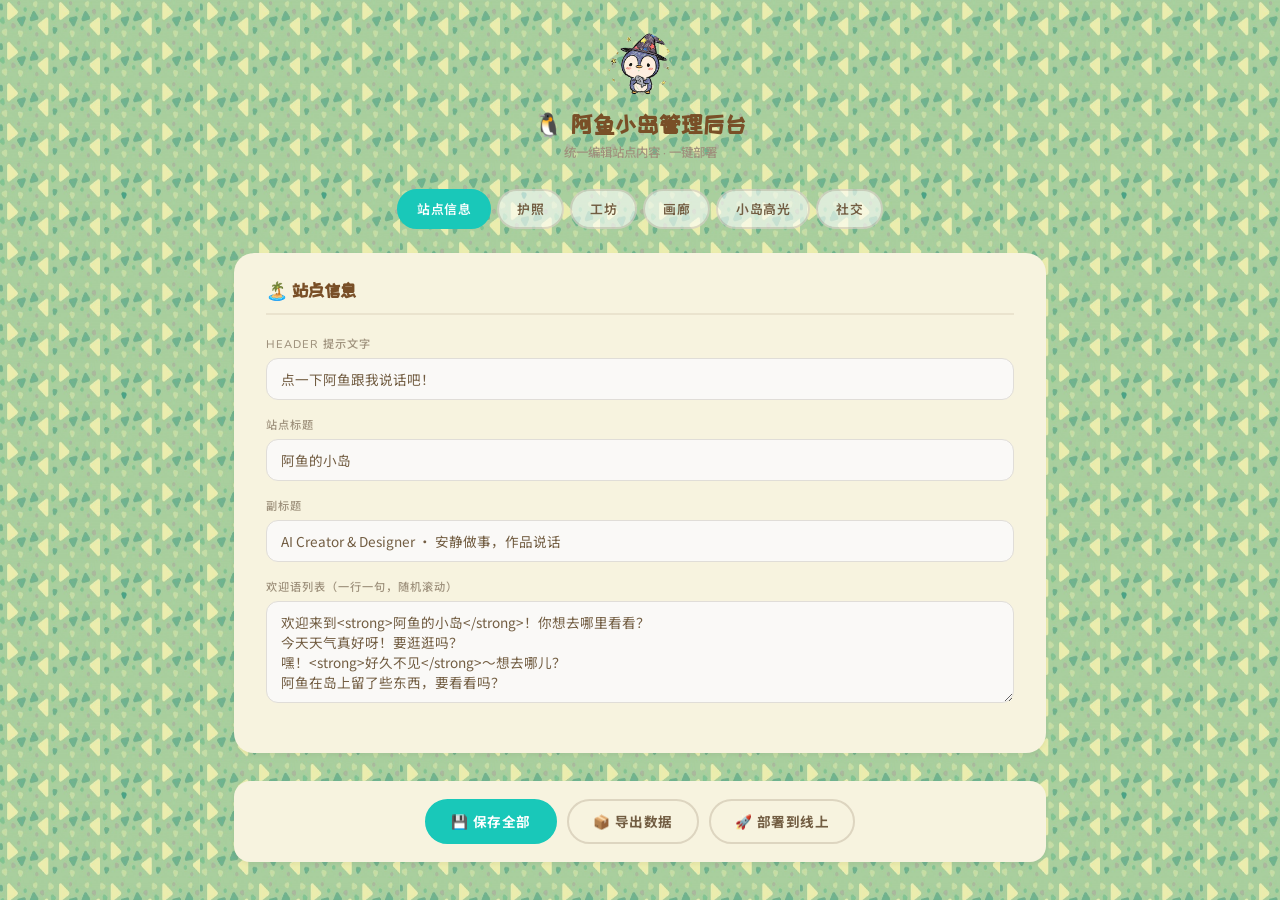
<file: admin.html>
<!DOCTYPE html>
<html lang="zh-CN">
<head>
<meta charset="UTF-8">
<meta name="viewport" content="width=device-width, initial-scale=1.0">
<title>阿鱼小岛管理后台</title>
<style>
@import url('https://fonts.googleapis.com/css2?family=Nunito:wght@400;500;600;700;800;900&family=Noto+Sans+SC:wght@400;500;700&family=ZCOOL+KuaiLe&display=swap');

* { margin:0; padding:0; box-sizing:border-box; }

:root {
  --bg-card: rgb(247, 243, 223);
  --text-body: #725d42;
  --text-header: #794f27;
  --text-muted: #9f927d;
  --border: #c4b89e;
  --accent-teal: #19c8b9;
  --accent-teal-hover: #3dd4c6;
  --shadow: 0 2px 4px 0 rgba(61, 52, 40, 0.06);
  --shadow-hover: 0 3px 10px 0 rgba(61, 52, 40, 0.10);
}

body {
  font-family: Nunito, 'Noto Sans SC', sans-serif;
  background: url('bg-leaf.jpg') repeat;
  background-size: 200px 200px;
  color: var(--text-body);
  min-height: 100vh;
  font-weight: 500;
}

.admin-container {
  max-width: 860px;
  margin: 0 auto;
  padding: 32px 24px;
}

/* Header */
.admin-header {
  text-align: center;
  margin-bottom: 28px;
}

.admin-header img {
  width: 64px; height: 64px;
  border-radius: 50%;
  margin-bottom: 10px;
}

.admin-header h1 {
  font-family: 'ZCOOL KuaiLe', 'Noto Sans SC', cursive;
  font-size: 1.45rem;
  color: var(--text-header);
  letter-spacing: 1px;
}

.admin-header p {
  font-size: 0.78rem;
  color: var(--text-muted);
  margin-top: 4px;
}

/* === Tabs === */
.tab-bar {
  display: flex;
  flex-wrap: wrap;
  gap: 6px;
  margin-bottom: 24px;
  justify-content: center;
}

.tab-btn {
  font-family: Nunito, 'Noto Sans SC', sans-serif;
  font-size: 0.8rem;
  font-weight: 600;
  padding: 8px 18px;
  border-radius: 50px;
  border: 2px solid rgba(114,93,66,0.2);
  background: rgba(255,255,255,0.6);
  color: var(--text-body);
  cursor: pointer;
  transition: all 0.2s;
  white-space: nowrap;
  letter-spacing: 0.5px;
}

.tab-btn:hover {
  border-color: rgba(114,93,66,0.4);
  background: rgba(255,255,255,0.85);
}

.tab-btn.active {
  background: var(--accent-teal);
  border-color: var(--accent-teal);
  color: #fff;
}

/* === Tab content === */
.tab-content { display: none; }
.tab-content.active { display: block; }

/* Image upload preview */
.img-upload-area {
  display: flex; gap: 12px; align-items: flex-start;
}
.img-upload-area input[type="file"] {
  flex: 1;
}
.img-preview {
  width: 120px; height: 90px;
  border-radius: 10px;
  border: 1.5px dashed #c4b89e;
  background: #f8f6f0;
  display: flex; align-items: center; justify-content: center;
  overflow: hidden;
  flex-shrink: 0;
  font-size: 0.7rem; color: var(--text-muted);
}
.img-preview img {
  width: 100%; height: 100%;
  object-fit: cover;
}
.img-preview.has-img {
  border-style: solid;
  border-color: var(--accent-teal);
}
.extra-images-list {
  display: flex; flex-wrap: wrap; gap: 8px;
  margin-top: 8px;
}
.extra-image-item {
  position: relative;
  width: 80px; height: 60px;
  border-radius: 8px;
  overflow: hidden;
  border: 1.5px solid #c4b89e;
}
.extra-image-item img {
  width: 100%; height: 100%; object-fit: cover;
}
.extra-image-item .remove-extra {
  position: absolute; top: 2px; right: 2px;
  width: 18px; height: 18px;
  border-radius: 50%;
  background: rgba(220,80,80,0.85);
  color: #fff;
  border: none;
  font-size: 10px;
  cursor: pointer;
  line-height: 18px;
  text-align: center;
}
.add-extra-btn {
  width: 80px; height: 60px;
  border-radius: 8px;
  border: 1.5px dashed #c4b89e;
  background: #f8f6f0;
  color: var(--text-muted);
  font-size: 1.2rem;
  cursor: pointer;
  display: flex; align-items: center; justify-content: center;
}
.add-extra-btn:hover { border-color: var(--accent-teal); color: var(--accent-teal); }

/* Form card */
.form-card {
  background: var(--bg-card);
  border-radius: 20px;
  box-shadow: var(--shadow);
  padding: 28px 32px;
  margin-bottom: 20px;
}

.form-card h2 {
  font-family: 'ZCOOL KuaiLe', 'Noto Sans SC', cursive;
  font-size: 1.1rem;
  color: var(--text-header);
  margin-bottom: 20px;
  padding-bottom: 12px;
  border-bottom: 2px solid rgba(114,93,66,0.1);
}

.form-group {
  margin-bottom: 16px;
}

.form-group label {
  display: block;
  font-size: 0.7rem;
  color: var(--text-muted);
  letter-spacing: 1px;
  text-transform: uppercase;
  margin-bottom: 6px;
}

.form-group input,
.form-group textarea,
.form-group select {
  width: 100%;
  padding: 10px 14px;
  border: 1.5px solid #e0ddd8;
  border-radius: 12px;
  font-family: 'Noto Sans SC', sans-serif;
  font-size: 0.85rem;
  color: var(--text-body);
  background: #faf9f7;
  outline: none;
  transition: border-color 0.2s;
  resize: vertical;
}

.form-group input:focus,
.form-group textarea:focus,
.form-group select:focus {
  border-color: var(--accent-teal);
}

.form-row {
  display: flex;
  gap: 16px;
}

.form-row .form-group {
  flex: 1;
}

/* Tag input (for gallery) */
.tag-input-container {
  display: flex;
  flex-wrap: wrap;
  gap: 6px;
  padding: 8px 10px;
  border: 1.5px solid #e0ddd8;
  border-radius: 12px;
  background: #faf9f7;
  min-height: 44px;
  align-items: center;
}

.tag-input-container input {
  border: none;
  background: transparent;
  flex: 1;
  min-width: 100px;
  padding: 4px 8px;
  font-size: 0.8rem;
}

.tag-badge {
  display: inline-flex;
  align-items: center;
  gap: 4px;
  padding: 4px 10px;
  border-radius: 999px;
  background: var(--accent-teal);
  color: #fff;
  font-size: 0.72rem;
  font-weight: 600;
}

.tag-badge .tag-remove {
  cursor: pointer;
  opacity: 0.7;
  font-size: 0.9rem;
}

.tag-badge .tag-remove:hover { opacity: 1; }

/* Buttons */
.btn-row {
  display: flex;
  gap: 10px;
  justify-content: flex-end;
  margin-top: 20px;
}

.btn {
  font-family: Nunito, 'Noto Sans SC', sans-serif;
  font-size: 0.82rem;
  font-weight: 700;
  padding: 9px 22px;
  border-radius: 50px;
  border: 2px solid rgba(114,93,66,0.2);
  background: transparent;
  color: var(--text-body);
  cursor: pointer;
  transition: all 0.2s;
  letter-spacing: 0.5px;
}

.btn:hover {
  border-color: rgba(114,93,66,0.4);
  background: rgba(114,93,66,0.06);
}

.btn-primary {
  background: var(--accent-teal);
  border-color: var(--accent-teal);
  color: #fff;
}

.btn-primary:hover {
  background: #15b0a3;
  border-color: #15b0a3;
}

.btn-danger {
  border-color: rgba(220,80,80,0.3);
  color: #c05050;
  font-size: 0.72rem;
  padding: 5px 14px;
}

.btn-danger:hover {
  background: rgba(220,80,80,0.08);
  border-color: rgba(220,80,80,0.5);
}

/* List items */
.list-item {
  background: var(--bg-card);
  border-radius: 16px;
  box-shadow: var(--shadow);
  padding: 14px 18px;
  margin-bottom: 10px;
  display: flex;
  align-items: center;
  gap: 12px;
  transition: box-shadow 0.2s;
}

.list-item:hover {
  box-shadow: var(--shadow-hover);
}

.list-item-info {
  flex: 1;
  min-width: 0;
}

.list-item-title {
  font-size: 0.85rem;
  font-weight: 700;
  color: var(--text-header);
}

.list-item-meta {
  font-size: 0.7rem;
  color: var(--text-muted);
  margin-top: 2px;
}

.list-item-actions {
  display: flex;
  gap: 6px;
  flex-shrink: 0;
}

.list-item-actions button {
  font-size: 0.68rem;
  padding: 4px 12px;
  border-radius: 50px;
  border: 1.5px solid rgba(114,93,66,0.2);
  background: transparent;
  color: var(--text-body);
  cursor: pointer;
  transition: all 0.2s;
}

.list-item-actions button:hover {
  border-color: rgba(114,93,66,0.4);
  background: rgba(114,93,66,0.06);
}

/* Gallery work items */
.work-item {
  background: var(--bg-card);
  border-radius: 16px;
  box-shadow: var(--shadow);
  padding: 14px 18px;
  margin-bottom: 10px;
  display: flex;
  align-items: center;
  gap: 12px;
  transition: box-shadow 0.2s;
}

.work-item:hover { box-shadow: var(--shadow-hover); }

.work-item-thumb {
  width: 44px; height: 44px;
  border-radius: 10px;
  overflow: hidden;
  flex-shrink: 0;
  background: #f0ece2;
}

.work-item-thumb img {
  width: 100%; height: 100%;
  object-fit: cover;
}

.work-item-info {
  flex: 1;
  min-width: 0;
}

.work-item-title {
  font-size: 0.84rem;
  font-weight: 700;
  color: var(--text-header);
}

.work-item-meta {
  font-size: 0.7rem;
  color: var(--text-muted);
  margin-top: 2px;
}

.work-item-actions {
  display: flex;
  gap: 6px;
  flex-shrink: 0;
}

.work-item-actions button {
  font-size: 0.68rem;
  padding: 4px 12px;
  border-radius: 50px;
  border: 1.5px solid rgba(114,93,66,0.2);
  background: transparent;
  color: var(--text-body);
  cursor: pointer;
  transition: all 0.2s;
}

.work-item-actions button:hover {
  border-color: rgba(114,93,66,0.4);
  background: rgba(114,93,66,0.06);
}

.work-item-actions .btn-del {
  border-color: rgba(220,80,80,0.3);
  color: #c05050;
}

/* Footer bar */
.footer-bar {
  display: flex;
  flex-wrap: wrap;
  gap: 10px;
  justify-content: center;
  margin-top: 28px;
  padding: 18px;
  background: var(--bg-card);
  border-radius: 16px;
  box-shadow: var(--shadow);
}

.footer-bar .btn {
  font-size: 0.85rem;
  padding: 10px 24px;
}

.toast {
  position: fixed;
  bottom: 24px;
  left: 50%;
  transform: translateX(-50%) translateY(100px);
  background: var(--accent-teal);
  color: #fff;
  padding: 12px 28px;
  border-radius: 50px;
  font-size: 0.85rem;
  font-weight: 600;
  box-shadow: 0 4px 16px rgba(0,0,0,0.15);
  transition: transform 0.3s;
  z-index: 100;
}

.toast.show { transform: translateX(-50%) translateY(0); }

.empty-hint {
  text-align: center;
  color: var(--text-muted);
  font-size: 0.8rem;
  padding: 24px;
}

/* Add form toggle */
.add-section {
  margin-bottom: 20px;
}

.add-toggle {
  font-family: Nunito, 'Noto Sans SC', sans-serif;
  font-size: 0.78rem;
  font-weight: 600;
  padding: 8px 20px;
  border-radius: 50px;
  border: 2px dashed rgba(114,93,66,0.25);
  background: transparent;
  color: var(--text-muted);
  cursor: pointer;
  transition: all 0.2s;
}

.add-toggle:hover {
  border-color: var(--accent-teal);
  color: var(--accent-teal);
}

@media (max-width: 600px) {
  .form-card { padding: 20px 18px; }
  .form-row { flex-direction: column; gap: 0; }
  .tab-btn { font-size: 0.72rem; padding: 6px 14px; }
}
</style>
</head>
<body>

<div class="admin-container">
  <div class="admin-header">
    <img src="ayu-penguin.png" alt="阿鱼">
    <h1>🐧 阿鱼小岛管理后台</h1>
    <p>统一编辑站点内容 · 一键部署</p>
  </div>

  <!-- Tab bar -->
  <div class="tab-bar">
    <button class="tab-btn active" data-tab="site">站点信息</button>
    <button class="tab-btn" data-tab="passport">护照</button>
    <button class="tab-btn" data-tab="workshop">工坊</button>
    <button class="tab-btn" data-tab="gallery">画廊</button>
    <button class="tab-btn" data-tab="competitions">小岛高光</button>
    <button class="tab-btn" data-tab="social">社交</button>
  </div>

  <!-- === TAB 1: 站点信息 === -->
  <div class="tab-content active" id="tab-site">
    <div class="form-card">
      <h2>🏝️ 站点信息</h2>
      <div class="form-group">
        <label>Header 提示文字</label>
        <input type="text" id="heroHint" placeholder="点一下企鹅跟我说话吧" maxlength="40">
      </div>
      <div class="form-group">
        <label>站点标题</label>
        <input type="text" id="heroTitle" placeholder="阿鱼的小岛" maxlength="30">
      </div>
      <div class="form-group">
        <label>副标题</label>
        <input type="text" id="heroSubtitle" placeholder="AI Creator & Designer" maxlength="60">
      </div>
      <div class="form-group">
        <label>欢迎语列表（一行一句，随机滚动）</label>
        <textarea id="heroGreetings" placeholder="欢迎来到阿鱼的小岛！&#10;今天天气真好呀！" rows="4"></textarea>
      </div>
    </div>
  </div>

  <!-- === TAB 2: 护照 === -->
  <div class="tab-content" id="tab-passport">
    <div class="form-card">
      <h2>📋 岛民护照</h2>
      <div class="form-group">
        <label>Name / 名字</label>
        <input type="text" id="pfName" placeholder="阿鱼 · Ayu" maxlength="30">
      </div>
      <div class="form-group">
        <label>Island / 岛屿</label>
        <input type="text" id="pfIsland" placeholder="鱼骨岛 · Fishbone Isle" maxlength="40">
      </div>
      <div class="form-group">
        <label>Role / 角色</label>
        <input type="text" id="pfRole" placeholder="AI Creator & Designer" maxlength="40">
      </div>
      <div class="form-group">
        <label>Motto / 座右铭</label>
        <textarea id="pfMotto" placeholder="想做却不敢做的事，你一定要做。" rows="2" maxlength="100"></textarea>
      </div>
    </div>
  </div>

  <!-- === TAB 3: 工坊 === -->
  <div class="tab-content" id="tab-workshop">
    <div class="add-section">
      <button class="add-toggle" id="workshopAddToggle">＋ 添加项目</button>
    </div>
    <div class="form-card" id="workshopAddForm" style="display:none">
      <h2 id="workshopFormTitle">添加项目</h2>
      <input type="hidden" id="workshopEditId">
      <div class="form-group">
        <label>项目标题</label>
        <input type="text" id="workshopTitle" placeholder="例如：🐟 鱼骨头英语复习系统" maxlength="40">
      </div>
      <div class="form-group">
        <label>标签（逗号分隔）</label>
        <input type="text" id="workshopTags" placeholder="Web App, 教育" maxlength="60">
      </div>
      <div class="form-group">
        <label>描述</label>
        <textarea id="workshopDesc" placeholder="简短描述项目" rows="2" maxlength="150"></textarea>
      </div>
      <div class="form-row">
        <div class="form-group">
          <label>链接 URL</label>
          <input type="text" id="workshopLink" placeholder="https://...">
        </div>
        <div class="form-group">
          <label>链接文字</label>
          <input type="text" id="workshopLinkText" placeholder="打开项目 →" maxlength="20">
        </div>
      </div>
      <div class="btn-row">
        <button class="btn" onclick="cancelWorkshopForm()">取消</button>
        <button class="btn btn-primary" onclick="saveWorkshopItem()">保存</button>
      </div>
    </div>
    <div id="workshopList"></div>
  </div>

  <!-- === TAB 4: 画廊 === -->
  <div class="tab-content" id="tab-gallery">
    <div class="form-card">
      <h2 id="galleryFormTitle">添加新作品</h2>
      <input type="hidden" id="workId">
      <div class="form-group">
        <label>作品名称 · TITLE</label>
        <input type="text" id="workTitle" placeholder="例如：双子星·福建泉州IP设计" maxlength="40">
      </div>
      <div class="form-row">
        <div class="form-group">
          <label>日期 · DATE</label>
          <input type="text" id="workDate" placeholder="2026.05" maxlength="10">
        </div>
        <div class="form-group">
          <label>首图 · MAIN IMAGE（上传或填写路径）</label>
          <div class="img-upload-area">
            <input type="file" id="workImgFile" accept="image/*" onchange="previewMainImage()">
            <div class="img-preview" id="imgPreview">预览</div>
          </div>
          <input type="text" id="workImg" placeholder="或填写图片路径 works/xxx.png" maxlength="200" style="margin-top:6px;font-size:0.75rem">
        </div>
      </div>
      <div class="form-group">
        <label>标签 · TAGS（回车添加）</label>
        <div class="tag-input-container" id="tagContainer">
          <input type="text" id="tagInput" placeholder="输入标签后回车…">
        </div>
      </div>
      <div class="form-group">
        <label>简介 · SUMMARY（画廊卡片上的简短描述）</label>
        <textarea id="workSummary" placeholder="一句话描述作品" rows="2" maxlength="60"></textarea>
      </div>
      <div class="form-group">
        <label>详情描述 · DESCRIPTION（支持多段文字）</label>
        <textarea id="workDesc" placeholder="作品的详细描述…" rows="4"></textarea>
      </div>
      <div class="form-group">
        <label>详情图片 · EXTRA IMAGES（可选，展示在详情描述下方）</label>
        <input type="file" id="extraImgInput" accept="image/*" multiple onchange="addExtraImages()" style="margin-bottom:6px">
        <div class="extra-images-list" id="extraImagesList"></div>
      </div>
      <div class="btn-row">
        <button class="btn" onclick="resetGalleryForm()">清空</button>
        <button class="btn btn-primary" onclick="saveWork()">保存作品</button>
      </div>
    </div>
    <div id="workListContainer"></div>
  </div>

  <!-- === TAB 5: 小岛高光时刻 === -->
  <div class="tab-content" id="tab-competitions">
    <div class="add-section">
      <button class="add-toggle" id="compAddToggle">＋ 添加高光</button>
    </div>
    <div class="form-card" id="compAddForm" style="display:none">
      <h2 id="compFormTitle">添加高光时刻</h2>
      <input type="hidden" id="compEditId">
      <div class="form-group">
        <label>奖项 / 高光标题</label>
        <input type="text" id="compTitle" placeholder="例如：🏆 AI 创新应用大赛" maxlength="40">
      </div>
      <div class="form-group">
        <label>标签（逗号分隔）</label>
        <input type="text" id="compTags" placeholder="2025, 全国赛, AI 应用" maxlength="60">
      </div>
      <div class="form-group">
        <label>经历描述</label>
        <textarea id="compDesc" placeholder="参赛作品 + 你的主要贡献 + 获奖成果" rows="2" maxlength="150"></textarea>
      </div>
      <div class="form-group">
        <label>获奖级别</label>
        <input type="text" id="compStatus" placeholder="一等奖 / 优秀奖 / 全国入围" maxlength="20">
      </div>
      <div class="btn-row">
        <button class="btn" onclick="cancelCompForm()">取消</button>
        <button class="btn btn-primary" onclick="saveCompItem()">保存</button>
      </div>
    </div>
    <div id="compList"></div>
  </div>

  <!-- === TAB 6: 社交 === -->
  <div class="tab-content" id="tab-social">
    <div class="add-section">
      <button class="add-toggle" id="socialAddToggle">＋ 添加社交链接</button>
    </div>
    <div class="form-card" id="socialAddForm" style="display:none">
      <h2 id="socialFormTitle">添加社交链接</h2>
      <input type="hidden" id="socialEditId">
      <div class="form-group">
        <label>平台名称</label>
        <input type="text" id="socialPlatform" placeholder="GitHub" maxlength="20">
      </div>
      <div class="form-group">
        <label>链接 URL</label>
        <input type="text" id="socialUrl" placeholder="https://...">
      </div>
      <div class="form-row">
        <div class="form-group">
          <label>图标 Emoji</label>
          <input type="text" id="socialIcon" placeholder="🐙" maxlength="4">
        </div>
        <div class="form-group">
          <label>提示文字</label>
          <input type="text" id="socialHint" placeholder="代码仓库" maxlength="20">
        </div>
      </div>
      <div class="btn-row">
        <button class="btn" onclick="cancelSocialForm()">取消</button>
        <button class="btn btn-primary" onclick="saveSocialItem()">保存</button>
      </div>
    </div>
    <div id="socialList"></div>
  </div>

  <!-- === Footer bar === -->
  <div class="footer-bar">
    <button class="btn btn-primary" onclick="saveAll()">💾 保存全部</button>
    <button class="btn" onclick="exportAll()">📦 导出数据</button>
    <button class="btn" onclick="deployInfo()">🚀 部署到线上</button>
  </div>
</div>

<div class="toast" id="toast"></div>

<script>
// ======= CONSTANTS =======
var SITE_DATA_KEY = 'ayu-site-data-v4';
var WORKS_KEY = 'ayu-works-admin';

// ======= UTILITIES =======
function showToast(msg) {
  var t = document.getElementById('toast');
  t.textContent = msg;
  t.classList.add('show');
  setTimeout(function() { t.classList.remove('show'); }, 2200);
}

function genId(prefix) {
  return (prefix || 'item') + '-' + Date.now() + '-' + Math.floor(Math.random() * 1000);
}

// ======= SITE DATA =======
function loadSiteData() {
  var stored = localStorage.getItem(SITE_DATA_KEY);
  if (stored) { try { var d = JSON.parse(stored); if (d) return d; } catch(e) {} }
  return null;
}

function saveSiteData(data) {
  try {
    localStorage.setItem(SITE_DATA_KEY, JSON.stringify(data));
  } catch(e) {
    showToast('⚠️ 存储空间不足！请清理部分数据后重试');
  }
}

function getDefaultSiteData() {
  return {
    hero: { hint: '', title: '', subtitle: '', greetings: [] },
    passport: { name: '', island: '', role: '', motto: '' },
    projects: [],
    competitions: [],
    socialLinks: []
  };
}

function seedSiteData(callback) {
  var xhr = new XMLHttpRequest();
  xhr.open('GET', 'site-data.json', true);
  xhr.onload = function() {
    if (xhr.status === 200 || xhr.status === 0) {
      try {
        var d = JSON.parse(xhr.responseText);
        if (d && d.passport && d.passport.name) {
          // Only seed if site-data.json has real content (not an empty shell)
          saveSiteData(d);
          callback(d);
          return;
        } else if (d) {
          // site-data.json exists but is empty — don't overwrite localStorage
          var existing = loadSiteData();
          if (existing && existing.passport && existing.passport.name) {
            callback(existing);
            return;
          }
        }
      } catch(e) {}
    }
    var def = getDefaultSiteData();
    callback(def);
  };
  xhr.onerror = function() { callback(getDefaultSiteData()); };
  xhr.send();
}

// ======= WORKS DATA (gallery) =======
function loadWorks() {
  try { return JSON.parse(localStorage.getItem(WORKS_KEY) || '[]'); } catch(e) { return []; }
}

function saveWorks(works) {
  try {
    localStorage.setItem(WORKS_KEY, JSON.stringify(works));
  } catch(e) {
    showToast('⚠️ 存储空间不足！请删除一些大图作品后重试');
    throw e;
  }
}

function seedWorks(callback) {
  var xhr = new XMLHttpRequest();
  xhr.open('GET', 'data.json', true);
  xhr.onload = function() {
    if (xhr.status === 200 || xhr.status === 0) {
      try { var d = JSON.parse(xhr.responseText); if (d && d.length) { saveWorks(d); callback(d); return; } } catch(e) {}
    }
    callback([]);
  };
  xhr.onerror = function() { callback([]); };
  xhr.send();
}

// ======= TABS =======
var currentTab = 'site';

function switchTab(tabName) {
  currentTab = tabName;
  document.querySelectorAll('.tab-content').forEach(function(el) { el.classList.remove('active'); });
  document.querySelectorAll('.tab-btn').forEach(function(el) { el.classList.remove('active'); });
  var tabEl = document.getElementById('tab-' + tabName);
  if (tabEl) tabEl.classList.add('active');
  var btn = document.querySelector('.tab-btn[data-tab="' + tabName + '"]');
  if (btn) btn.classList.add('active');
}

document.querySelectorAll('.tab-btn').forEach(function(btn) {
  btn.addEventListener('click', function() {
    switchTab(this.dataset.tab);
  });
});

// ======= POPULATE FORMS FROM SITE DATA =======
function populateSiteForms(data) {
  if (!data) data = getDefaultSiteData();

  // Tab 1: Site info
  var h = data.hero || {};
  document.getElementById('heroHint').value = h.hint || '';
  document.getElementById('heroTitle').value = h.title || '';
  document.getElementById('heroSubtitle').value = h.subtitle || '';
  document.getElementById('heroGreetings').value = (h.greetings || []).join('\n');

  // Tab 2: Passport
  var p = data.passport || {};
  document.getElementById('pfName').value = p.name || '';
  document.getElementById('pfIsland').value = p.island || '';
  document.getElementById('pfRole').value = p.role || '';
  document.getElementById('pfMotto').value = p.motto || '';

  // Tab 3: Workshop
  renderWorkshopList(data.projects || []);

  // Tab 5: Competitions
  renderCompList(data.competitions || []);

  // Tab 6: Social
  renderSocialList(data.socialLinks || []);
}

// ======= COLLECT SITE DATA FROM FORMS =======
function collectSiteData() {
  // Start from existing data (preserves projects/competitions/socialLinks)
  var data = loadSiteData() || getDefaultSiteData();

  data.hero = {
    hint: document.getElementById('heroHint').value.trim(),
    title: document.getElementById('heroTitle').value.trim(),
    subtitle: document.getElementById('heroSubtitle').value.trim(),
    greetings: document.getElementById('heroGreetings').value.split('\n').map(function(s) { return s.trim(); }).filter(function(s) { return s.length > 0; })
  };

  data.passport = {
    name: document.getElementById('pfName').value.trim(),
    island: document.getElementById('pfIsland').value.trim(),
    role: document.getElementById('pfRole').value.trim(),
    motto: document.getElementById('pfMotto').value.trim()
  };

  // CRITICAL: preserve list data from the in-memory copies managed by their own tabs
  // These are stored separately in localStorage via setWorkshopProjects/setCompetitions/setSocialLinks
  // but we must not let them get wiped when saving hero+passport
  // (Already preserved via loadSiteData() above since setXxx saves to the same key)
  return data;
}

// ======= TAB 3: WORKSHOP (Projects) =======
var workshopEditingId = null;

function renderWorkshopList(projects) {
  var container = document.getElementById('workshopList');
  if (!projects || !projects.length) {
    container.innerHTML = '<div class="empty-hint">还没有项目，点击上方按钮添加 🛠️</div>';
    return;
  }
  container.innerHTML = projects.map(function(proj, i) {
    var tagsStr = (proj.tags || []).join(' · ');
    return '<div class="list-item">' +
      '<div class="list-item-info">' +
        '<div class="list-item-title">' + (proj.title || '无标题') + '</div>' +
        '<div class="list-item-meta">' + (tagsStr || '无标签') + (proj.link ? ' · ' + proj.link : '') + '</div>' +
      '</div>' +
      '<div class="list-item-actions">' +
        '<button onclick="editWorkshopItem(' + i + ')">编辑</button>' +
        '<button class="btn-del" onclick="deleteWorkshopItem(' + i + ')">删除</button>' +
      '</div>' +
    '</div>';
  }).join('');
}

function getWorkshopProjects() {
  var data = loadSiteData();
  return (data && data.projects) ? data.projects.slice() : [];
}

function setWorkshopProjects(projects) {
  var data = loadSiteData() || getDefaultSiteData();
  data.projects = projects;
  saveSiteData(data);
}

document.getElementById('workshopAddToggle').addEventListener('click', function() {
  workshopEditingId = null;
  document.getElementById('workshopFormTitle').textContent = '添加项目';
  document.getElementById('workshopEditId').value = '';
  document.getElementById('workshopTitle').value = '';
  document.getElementById('workshopTags').value = '';
  document.getElementById('workshopDesc').value = '';
  document.getElementById('workshopLink').value = '';
  document.getElementById('workshopLinkText').value = '';
  document.getElementById('workshopAddForm').style.display = 'block';
});

function cancelWorkshopForm() {
  document.getElementById('workshopAddForm').style.display = 'none';
  workshopEditingId = null;
}

function saveWorkshopItem() {
  var title = document.getElementById('workshopTitle').value.trim();
  if (!title) { showToast('请填写项目标题'); return; }

  var item = {
    id: document.getElementById('workshopEditId').value || genId('proj'),
    title: title,
    tags: document.getElementById('workshopTags').value.split(',').map(function(s) { return s.trim(); }).filter(function(s) { return s.length > 0; }),
    desc: document.getElementById('workshopDesc').value.trim(),
    link: document.getElementById('workshopLink').value.trim(),
    linkText: document.getElementById('workshopLinkText').value.trim()
  };

  var projects = getWorkshopProjects();
  var editId = document.getElementById('workshopEditId').value;
  if (editId) {
    for (var i = 0; i < projects.length; i++) {
      if (projects[i].id === editId) { projects[i] = item; break; }
    }
  } else {
    projects.push(item);
  }
  setWorkshopProjects(projects);
  renderWorkshopList(projects);
  cancelWorkshopForm();
  showToast(editId ? '项目已更新' : '项目已添加');
}

function editWorkshopItem(index) {
  var projects = getWorkshopProjects();
  var item = projects[index];
  if (!item) return;
  workshopEditingId = index;
  document.getElementById('workshopFormTitle').textContent = '编辑项目';
  document.getElementById('workshopEditId').value = item.id || '';
  document.getElementById('workshopTitle').value = item.title || '';
  document.getElementById('workshopTags').value = (item.tags || []).join(', ');
  document.getElementById('workshopDesc').value = item.desc || '';
  document.getElementById('workshopLink').value = item.link || '';
  document.getElementById('workshopLinkText').value = item.linkText || '';
  document.getElementById('workshopAddForm').style.display = 'block';
  window.scrollTo({ top: 0, behavior: 'smooth' });
}

function deleteWorkshopItem(index) {
  if (!confirm('确定删除这个项目吗？')) return;
  var projects = getWorkshopProjects();
  projects.splice(index, 1);
  setWorkshopProjects(projects);
  renderWorkshopList(projects);
  showToast('项目已删除');
}

// ======= IMAGE STORAGE (IndexedDB — large capacity, no permission needed) =======
var IMG_DB = null;

function openImgDB(callback) {
  if (IMG_DB) { callback(IMG_DB); return; }
  var req = indexedDB.open('ayu-images', 1);
  req.onupgradeneeded = function(e) {
    e.target.result.createObjectStore('images');
  };
  req.onsuccess = function(e) {
    IMG_DB = e.target.result;
    callback(IMG_DB);
  };
  req.onerror = function() { callback(null); };
}

// Store image blob → return key
function storeImage(blob, callback) {
  openImgDB(function(db) {
    if (!db) { callback(null); return; }
    var key = 'img_' + Date.now() + '_' + Math.floor(Math.random() * 10000);
    var tx = db.transaction('images', 'readwrite');
    tx.objectStore('images').put(blob, key);
    tx.oncomplete = function() { callback(key); };
    tx.onerror = function() { callback(null); };
  });
}

// Load image by key → return object URL
function loadImage(key, callback) {
  openImgDB(function(db) {
    if (!db) { callback(null); return; }
    var tx = db.transaction('images', 'readonly');
    var get = tx.objectStore('images').get(key);
    get.onsuccess = function() {
      if (get.result) {
        callback(URL.createObjectURL(get.result));
      } else { callback(null); }
    };
    get.onerror = function() { callback(null); };
  });
}

// Delete image by key
function deleteImage(key) {
  openImgDB(function(db) {
    if (!db) return;
    var tx = db.transaction('images', 'readwrite');
    tx.objectStore('images').delete(key);
  });
}
var galleryTags = [];
var galleryEditingId = null;
var galleryExtraImages = [];

// Resize image to max width/height before base64 (save localStorage space)
function resizeImage(file, maxW, maxH, callback) {
  var reader = new FileReader();
  reader.onload = function(e) {
    var img = new Image();
    img.onload = function() {
      var w = img.width, h = img.height;
      if (w <= maxW && h <= maxH) { callback(e.target.result); return; }
      var ratio = Math.min(maxW / w, maxH / h);
      var canvas = document.createElement('canvas');
      canvas.width = Math.round(w * ratio);
      canvas.height = Math.round(h * ratio);
      var ctx = canvas.getContext('2d');
      ctx.drawImage(img, 0, 0, canvas.width, canvas.height);
      callback(canvas.toDataURL('image/jpeg', 0.75));
    };
    img.src = e.target.result;
  };
  reader.readAsDataURL(file);
}

function dataURLtoBlob(dataUrl) {
  var parts = dataUrl.split(',');
  var mime = parts[0].match(/:(.*?);/)[1];
  var bytes = atob(parts[1]);
  var arr = new Uint8Array(bytes.length);
  for (var i = 0; i < bytes.length; i++) arr[i] = bytes.charCodeAt(i);
  return new Blob([arr], { type: mime });
}

function previewMainImage() {
  var file = document.getElementById('workImgFile').files[0];
  if (!file) return;
  resizeImage(file, 800, 800, function(dataUrl) {
    var preview = document.getElementById('imgPreview');
    preview.innerHTML = '<img src="' + dataUrl + '" alt="">';
    preview.classList.add('has-img');
    // Store in IndexedDB
    var blob = dataURLtoBlob(dataUrl);
    storeImage(blob, function(key) {
      if (key) {
        document.getElementById('workImg').value = 'imgdb:' + key;
        showToast('✅ 图片已保存');
      } else {
        showToast('⚠️ 图片存储失败');
      }
    });
  });
}

function addExtraImages() {
  var files = document.getElementById('extraImgInput').files;
  if (!files.length) return;
  var total = files.length;
  var done = 0;
  for (var i = 0; i < files.length; i++) {
    (function(file) {
      resizeImage(file, 800, 800, function(dataUrl) {
        var blob = dataURLtoBlob(dataUrl);
        storeImage(blob, function(key) {
          if (key) galleryExtraImages.push('imgdb:' + key);
          done++;
          if (done >= total) { renderExtraImages(); showToast('✅ ' + total + ' 张图片已保存'); }
        });
      });
    })(files[i]);
  }
  document.getElementById('extraImgInput').value = '';
}

function removeExtraImage(index) {
  galleryExtraImages.splice(index, 1);
  renderExtraImages();
}

function renderExtraImages() {
  var container = document.getElementById('extraImagesList');
  var html = '';
  galleryExtraImages.forEach(function(src, i) {
    var id = 'extraPrev' + i;
    html += '<div class="extra-image-item" id="' + id + '">' +
      '<button class="remove-extra" onclick="removeExtraImage(' + i + ')">✕</button>' +
    '</div>';
  });
  container.innerHTML = html;
  // Load actual images
  galleryExtraImages.forEach(function(src, i) {
    resolveImgSrc(src, function(resolved) {
      if (resolved) {
        var el = document.getElementById('extraPrev' + i);
        if (el) el.innerHTML = '<img src="' + resolved + '" alt="">' + el.innerHTML;
      }
    });
  });
}

function resolveImgSrc(src, callback) {
  if (!src || src.indexOf('imgdb:') !== 0) { callback(src); return; }
  var key = src.slice(6);
  openImgDB(function(db) {
    if (!db) { callback(''); return; }
    var tx = db.transaction('images', 'readonly');
    var get = tx.objectStore('images').get(key);
    get.onsuccess = function() {
      callback(get.result ? URL.createObjectURL(get.result) : '');
    };
    get.onerror = function() { callback(''); };
  });
}

function renderGalleryList() {
  var container = document.getElementById('workListContainer');
  var works = loadWorks();
  if (!works.length) {
    container.innerHTML = '<div class="empty-hint">还没有作品，填写上方表单添加第一个吧 🐧</div>';
    return;
  }
  container.innerHTML = works.map(function(w) {
    var thumb = w.imgMain ? '<img src="' + w.imgMain + '" alt="">' : '';
    var tagStr = (w.tags || []).join(' · ');
    return '<div class="work-item">' +
      '<div class="work-item-thumb">' + thumb + '</div>' +
      '<div class="work-item-info">' +
        '<div class="work-item-title">' + (w.title || '无标题') + '</div>' +
        '<div class="work-item-meta">' + (w.date || '') + (tagStr ? ' · ' + tagStr : '') + '</div>' +
      '</div>' +
      '<div class="work-item-actions">' +
        '<button onclick="editWork(\'' + w.id + '\')">编辑</button>' +
        '<button class="btn-del" onclick="deleteWork(\'' + w.id + '\')">删除</button>' +
      '</div>' +
    '</div>';
  }).join('');
}

document.getElementById('tagInput').addEventListener('keydown', function(e) {
  if (e.key === 'Enter') {
    e.preventDefault();
    var val = this.value.trim();
    if (val && galleryTags.indexOf(val) === -1) {
      galleryTags.push(val);
      this.value = '';
      renderGalleryTags();
    }
  }
});

function renderGalleryTags() {
  var container = document.getElementById('tagContainer');
  var input = document.getElementById('tagInput');
  var badges = container.querySelectorAll('.tag-badge');
  badges.forEach(function(b) { b.remove(); });
  galleryTags.forEach(function(tag) {
    var badge = document.createElement('span');
    badge.className = 'tag-badge';
    badge.innerHTML = tag + ' <span class="tag-remove" onclick="removeGalleryTag(\'' + tag + '\')">✕</span>';
    container.insertBefore(badge, input);
  });
}

function removeGalleryTag(tag) {
  galleryTags = galleryTags.filter(function(t) { return t !== tag; });
  renderGalleryTags();
}

function resetGalleryForm() {
  galleryEditingId = null;
  galleryExtraImages = [];
  document.getElementById('galleryFormTitle').textContent = '添加新作品';
  document.getElementById('workTitle').value = '';
  document.getElementById('workDate').value = '';
  document.getElementById('workImg').value = '';
  document.getElementById('workImgFile').value = '';
  document.getElementById('workSummary').value = '';
  document.getElementById('workDesc').value = '';
  document.getElementById('extraImgInput').value = '';
  var preview = document.getElementById('imgPreview');
  preview.innerHTML = '预览';
  preview.classList.remove('has-img');
  document.getElementById('extraImagesList').innerHTML = '';
  galleryTags = [];
  renderGalleryTags();
}

function saveWork() {
  var title = document.getElementById('workTitle').value.trim();
  if (!title) { showToast('请填写作品名称'); return; }

  var work = {
    id: galleryEditingId || genId('work'),
    title: title,
    date: document.getElementById('workDate').value.trim() || '2026',
    imgMain: document.getElementById('workImg').value.trim() || 'ayu-penguin.png',
    tags: galleryTags.slice(),
    summary: document.getElementById('workSummary').value.trim(),
    desc: document.getElementById('workDesc').value.trim(),
    extra: galleryExtraImages.slice()
  };

  var works = loadWorks();
  if (galleryEditingId) {
    var idx = works.findIndex(function(w) { return w.id === galleryEditingId; });
    if (idx >= 0) works[idx] = work;
  } else {
    works.push(work);
  }
  saveWorks(works);
  resetGalleryForm();
  renderGalleryList();
  showToast(galleryEditingId ? '作品已更新' : '作品已添加');
}

function editWork(id) {
  var works = loadWorks();
  var w = works.find(function(x) { return x.id === id; });
  if (!w) return;
  galleryEditingId = id;
  document.getElementById('galleryFormTitle').textContent = '编辑作品';
  document.getElementById('workTitle').value = w.title || '';
  document.getElementById('workDate').value = w.date || '';
  document.getElementById('workImg').value = w.imgMain || '';
  // Show preview (works for both base64 and regular paths)
  var preview = document.getElementById('imgPreview');
  resolveImgSrc(w.imgMain, function(resolved) {
    if (resolved) {
      preview.innerHTML = '<img src="' + resolved + '" alt="">';
      preview.classList.add('has-img');
    } else {
      preview.innerHTML = '预览';
      preview.classList.remove('has-img');
    }
  });
  document.getElementById('workSummary').value = w.summary || '';
  document.getElementById('workDesc').value = w.desc || '';
  galleryTags = (w.tags || []).slice();
  renderGalleryTags();
  galleryExtraImages = (w.extra || []).slice();
  renderExtraImages();
  window.scrollTo({ top: 0, behavior: 'smooth' });
}

function deleteWork(id) {
  if (!confirm('确定删除这个作品吗？')) return;
  var works = loadWorks();
  works = works.filter(function(w) { return w.id !== id; });
  saveWorks(works);
  renderGalleryList();
  showToast('作品已删除');
}

// ======= TAB 5: COMPETITIONS =======
var compEditingId = null;

function renderCompList(competitions) {
  var container = document.getElementById('compList');
  if (!competitions || !competitions.length) {
    container.innerHTML = '<div class="empty-hint">还没有高光记录，点击上方按钮添加 🏆</div>';
    return;
  }
  competitions = competitions.slice().sort(function(a, b) {
    function yearOf(item) {
      var match = (item.tags || []).join(' ').match(/\b(20\d{2})\b/);
      return match ? Number(match[1]) : 0;
    }
    return yearOf(b) - yearOf(a);
  });
  container.innerHTML = competitions.map(function(comp, i) {
    var tagsStr = (comp.tags || []).join(' · ');
    return '<div class="list-item">' +
      '<div class="list-item-info">' +
        '<div class="list-item-title">' + (comp.title || '无标题') + '</div>' +
        '<div class="list-item-meta">' + (tagsStr || '无标签') + ' · ' + (comp.status || '') + '</div>' +
      '</div>' +
      '<div class="list-item-actions">' +
        '<button onclick="editCompItem(' + i + ')">编辑</button>' +
        '<button class="btn-del" onclick="deleteCompItem(' + i + ')">删除</button>' +
      '</div>' +
    '</div>';
  }).join('');
}

function getCompetitions() {
  var data = loadSiteData();
  return (data && data.competitions) ? data.competitions.slice() : [];
}

function setCompetitions(competitions) {
  var data = loadSiteData() || getDefaultSiteData();
  data.competitions = competitions;
  saveSiteData(data);
}

document.getElementById('compAddToggle').addEventListener('click', function() {
  compEditingId = null;
  document.getElementById('compFormTitle').textContent = '添加高光时刻';
  document.getElementById('compEditId').value = '';
  document.getElementById('compTitle').value = '';
  document.getElementById('compTags').value = '';
  document.getElementById('compDesc').value = '';
  document.getElementById('compStatus').value = '';
  document.getElementById('compAddForm').style.display = 'block';
});

function cancelCompForm() {
  document.getElementById('compAddForm').style.display = 'none';
  compEditingId = null;
}

function saveCompItem() {
  var title = document.getElementById('compTitle').value.trim();
  if (!title) { showToast('请填写奖项或高光标题'); return; }

  var item = {
    id: document.getElementById('compEditId').value || genId('comp'),
    title: title,
    tags: document.getElementById('compTags').value.split(',').map(function(s) { return s.trim(); }).filter(function(s) { return s.length > 0; }),
    desc: document.getElementById('compDesc').value.trim(),
    status: document.getElementById('compStatus').value.trim()
  };

  var competitions = getCompetitions();
  var editId = document.getElementById('compEditId').value;
  if (editId) {
    for (var i = 0; i < competitions.length; i++) {
      if (competitions[i].id === editId) { competitions[i] = item; break; }
    }
  } else {
    competitions.push(item);
  }
  setCompetitions(competitions);
  renderCompList(competitions);
  cancelCompForm();
  showToast(editId ? '高光记录已更新' : '高光记录已添加');
}

function editCompItem(index) {
  var competitions = getCompetitions();
  var item = competitions[index];
  if (!item) return;
  compEditingId = index;
  document.getElementById('compFormTitle').textContent = '编辑高光时刻';
  document.getElementById('compEditId').value = item.id || '';
  document.getElementById('compTitle').value = item.title || '';
  document.getElementById('compTags').value = (item.tags || []).join(', ');
  document.getElementById('compDesc').value = item.desc || '';
  document.getElementById('compStatus').value = item.status || '';
  document.getElementById('compAddForm').style.display = 'block';
  window.scrollTo({ top: 0, behavior: 'smooth' });
}

function deleteCompItem(index) {
  if (!confirm('确定删除这条高光记录吗？')) return;
  var competitions = getCompetitions();
  competitions.splice(index, 1);
  setCompetitions(competitions);
  renderCompList(competitions);
  showToast('高光记录已删除');
}

// ======= TAB 6: SOCIAL =======
var socialEditingId = null;

function renderSocialList(links) {
  var container = document.getElementById('socialList');
  if (!links || !links.length) {
    container.innerHTML = '<div class="empty-hint">还没有社交链接，点击上方按钮添加 🔗</div>';
    return;
  }
  container.innerHTML = links.map(function(link, i) {
    return '<div class="list-item">' +
      '<div class="list-item-info">' +
        '<div class="list-item-title">' + (link.icon || '🔗') + ' ' + (link.platform || '未命名') + '</div>' +
        '<div class="list-item-meta">' + (link.url || '') + (link.hint ? ' · ' + link.hint : '') + '</div>' +
      '</div>' +
      '<div class="list-item-actions">' +
        '<button onclick="editSocialItem(' + i + ')">编辑</button>' +
        '<button class="btn-del" onclick="deleteSocialItem(' + i + ')">删除</button>' +
      '</div>' +
    '</div>';
  }).join('');
}

function getSocialLinks() {
  var data = loadSiteData();
  return (data && data.socialLinks) ? data.socialLinks.slice() : [];
}

function setSocialLinks(links) {
  var data = loadSiteData() || getDefaultSiteData();
  data.socialLinks = links;
  saveSiteData(data);
}

document.getElementById('socialAddToggle').addEventListener('click', function() {
  socialEditingId = null;
  document.getElementById('socialFormTitle').textContent = '添加社交链接';
  document.getElementById('socialEditId').value = '';
  document.getElementById('socialPlatform').value = '';
  document.getElementById('socialUrl').value = '';
  document.getElementById('socialIcon').value = '';
  document.getElementById('socialHint').value = '';
  document.getElementById('socialAddForm').style.display = 'block';
});

function cancelSocialForm() {
  document.getElementById('socialAddForm').style.display = 'none';
  socialEditingId = null;
}

function saveSocialItem() {
  var platform = document.getElementById('socialPlatform').value.trim();
  var url = document.getElementById('socialUrl').value.trim();
  if (!platform || !url) { showToast('请填写平台名称和链接'); return; }

  var item = {
    id: document.getElementById('socialEditId').value || genId('social'),
    platform: platform,
    url: url,
    icon: document.getElementById('socialIcon').value.trim() || '🔗',
    hint: document.getElementById('socialHint').value.trim()
  };

  var links = getSocialLinks();
  var editId = document.getElementById('socialEditId').value;
  if (editId) {
    for (var i = 0; i < links.length; i++) {
      if (links[i].id === editId) { links[i] = item; break; }
    }
  } else {
    links.push(item);
  }
  setSocialLinks(links);
  renderSocialList(links);
  cancelSocialForm();
  showToast(editId ? '链接已更新' : '链接已添加');
}

function editSocialItem(index) {
  var links = getSocialLinks();
  var item = links[index];
  if (!item) return;
  socialEditingId = index;
  document.getElementById('socialFormTitle').textContent = '编辑社交链接';
  document.getElementById('socialEditId').value = item.id || '';
  document.getElementById('socialPlatform').value = item.platform || '';
  document.getElementById('socialUrl').value = item.url || '';
  document.getElementById('socialIcon').value = item.icon || '';
  document.getElementById('socialHint').value = item.hint || '';
  document.getElementById('socialAddForm').style.display = 'block';
  window.scrollTo({ top: 0, behavior: 'smooth' });
}

function deleteSocialItem(index) {
  if (!confirm('确定删除这个链接吗？')) return;
  var links = getSocialLinks();
  links.splice(index, 1);
  setSocialLinks(links);
  renderSocialList(links);
  showToast('链接已删除');
}

// ======= SAVE ALL =======
function saveAll() {
  // Collect site data (hero + passport) and save
  var data = collectSiteData();
  saveSiteData(data);
  // Works are already saved via saveWorks()
  showToast('✅ 全部数据已保存到浏览器');
}

// ======= EXPORT ALL =======
function exportAll() {
  var works = loadWorks();
  if (!works.length) { doExport(null, works); return; }

  // Collect all imgdb keys
  var keys = [];
  works.forEach(function(w) {
    if (w.imgMain && w.imgMain.indexOf('imgdb:') === 0) keys.push(w.imgMain);
    (w.extra || []).forEach(function(s) {
      if (s && s.indexOf('imgdb:') === 0) keys.push(s);
    });
  });
  keys = keys.filter(function(k, i, a) { return a.indexOf(k) === i; });

  if (!keys.length) { doExport(null, works); return; }

  showToast('⏳ 正在导出图片（' + keys.length + ' 张）…');

  // Load all images from IndexedDB
  openImgDB(function(db) {
    var tx = db.transaction('images', 'readonly');
    var store = tx.objectStore('images');
    var imgMap = {};
    var loaded = 0;

    keys.forEach(function(key) {
      var k = key.slice(6);
      var get = store.get(k);
      get.onsuccess = function() {
        if (get.result) imgMap[key] = get.result;
        loaded++;
        if (loaded >= keys.length) doExport(imgMap, works);
      };
      get.onerror = function() { loaded++; if (loaded >= keys.length) doExport(imgMap, works); };
    });
  });
}

function doExport(imgMap, works) {
  // Download images and build path map
  var pathMap = {};
  var dlCount = 0;
  if (imgMap) {
    Object.keys(imgMap).forEach(function(key) {
      var blob = imgMap[key];
      var filename = key.slice(6) + '.jpg';
      pathMap[key] = 'works/' + filename;
      var url = URL.createObjectURL(blob);
      var a = document.createElement('a');
      a.href = url; a.download = filename;
      a.click();
      URL.revokeObjectURL(url);
      dlCount++;
    });
  }

  // Replace imgdb: paths with file paths
  var exportWorks = JSON.parse(JSON.stringify(works));
  exportWorks.forEach(function(w) {
    if (pathMap[w.imgMain]) w.imgMain = pathMap[w.imgMain];
    if (w.extra) {
      w.extra = w.extra.map(function(s) { return pathMap[s] || s; });
    }
  });

  // Export site-data.json
  var siteData = loadSiteData() || getDefaultSiteData();
  var siteBlob = new Blob([JSON.stringify(siteData, null, 2)], { type: 'application/json' });
  var a1 = document.createElement('a');
  a1.href = URL.createObjectURL(siteBlob); a1.download = 'site-data.json'; a1.click();

  // Export data.json (with resolved paths)
  var worksBlob = new Blob([JSON.stringify(exportWorks, null, 2)], { type: 'application/json' });
  var a2 = document.createElement('a');
  a2.href = URL.createObjectURL(worksBlob); a2.download = 'data.json'; a2.click();

  var msg = '📦 已导出 site-data.json 和 data.json';
  if (dlCount) msg += ' + ' + dlCount + ' 张图片';
  showToast(msg);
  if (dlCount) {
    setTimeout(function() {
      showToast('📥 请把下载的图片放入 F:\\ayu-site\\works\\ 再部署');
    }, 2000);
  }
}

// ======= DEPLOY =======
function deployInfo() {
  var works = loadWorks();
  var keys = [];
  works.forEach(function(w) {
    if (w.imgMain && w.imgMain.indexOf('imgdb:') === 0) keys.push(w.imgMain);
    (w.extra || []).forEach(function(s) {
      if (s && s.indexOf('imgdb:') === 0) keys.push(s);
    });
  });
  keys = keys.filter(function(k, i, a) { return a.indexOf(k) === i; });

  function finish(imgMap) {
    var pathMap = {};
    var dlCount = 0;
    if (imgMap) {
      Object.keys(imgMap).forEach(function(key) {
        var blob = imgMap[key];
        var filename = key.slice(6) + '.jpg';
        pathMap[key] = 'works/' + filename;
        var url = URL.createObjectURL(blob);
        var a = document.createElement('a');
        a.href = url; a.download = filename; a.click();
        URL.revokeObjectURL(url);
        dlCount++;
      });
    }
    var exportWorks = JSON.parse(JSON.stringify(works));
    exportWorks.forEach(function(w) {
      if (pathMap[w.imgMain]) w.imgMain = pathMap[w.imgMain];
      if (w.extra) w.extra = w.extra.map(function(s) { return pathMap[s] || s; });
    });

    var siteData = loadSiteData() || getDefaultSiteData();
    var siteBlob = new Blob([JSON.stringify(siteData, null, 2)], { type: 'application/json' });
    var a1 = document.createElement('a');
    a1.href = URL.createObjectURL(siteBlob); a1.download = 'site-data.json'; a1.click();
    var worksBlob = new Blob([JSON.stringify(exportWorks, null, 2)], { type: 'application/json' });
    var a2 = document.createElement('a');
    a2.href = URL.createObjectURL(worksBlob); a2.download = 'data.json'; a2.click();

    showToast('📦 已导出数据' + (dlCount ? ' + ' + dlCount + ' 张图片' : ''));

    var steps = '1. 将下载的 site-data.json 和 data.json 覆盖到 F:\\ayu-site\\ 目录';
    if (dlCount) steps += '\n2. 将下载的图片放入 F:\\ayu-site\\works\\ 文件夹';
    steps += '\n' + (dlCount ? '3' : '2') + '. 回到 Cola 说 「deploy」即可部署';

    setTimeout(function() { alert('🚀 部署准备\n\n' + steps + '\n\n替换完成后刷新线上页面即可看到更新 ✨'); }, 500);
  }

  if (!keys.length) { finish(null); return; }

  showToast('⏳ 正在导出图片…');
  openImgDB(function(db) {
    var tx = db.transaction('images', 'readonly');
    var store = tx.objectStore('images');
    var imgMap = {};
    var loaded = 0;
    keys.forEach(function(key) {
      var k = key.slice(6);
      var get = store.get(k);
      get.onsuccess = function() { if (get.result) imgMap[key] = get.result; loaded++; if (loaded >= keys.length) finish(imgMap); };
      get.onerror = function() { loaded++; if (loaded >= keys.length) finish(imgMap); };
    });
  });
}

// ======= INIT =======
(function initAdmin() {
  // Load site data
  var siteData = loadSiteData();
  if (siteData) {
    populateSiteForms(siteData);
  } else {
    seedSiteData(function(data) {
      populateSiteForms(data);
    });
  }

  // Load works
  var works = loadWorks();
  if (works.length) {
    renderGalleryList();
    renderGalleryTags();
  } else {
    seedWorks(function(data) {
      renderGalleryList();
      renderGalleryTags();
    });
  }
})();
</script>
</body>
</html>
</file>
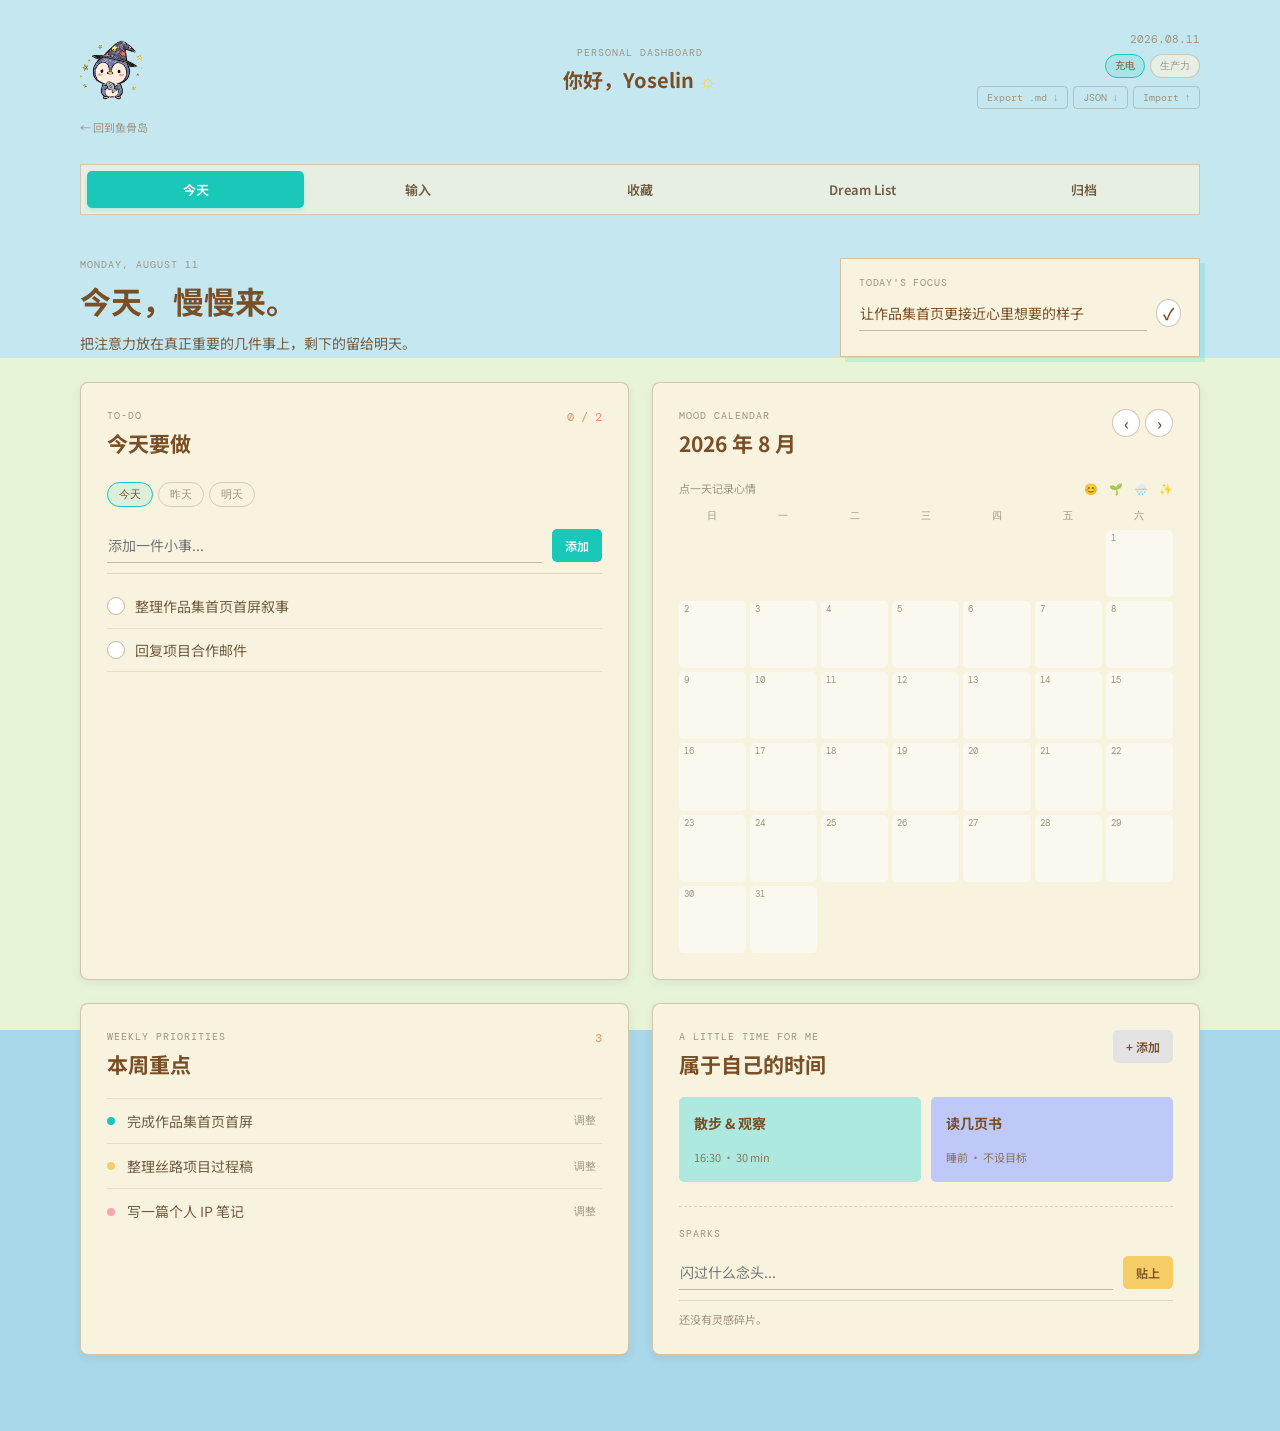
<file: dashboard.html>
<!DOCTYPE html>
<html lang="zh-CN">
<head>
  <meta charset="UTF-8"><meta name="viewport" content="width=device-width, initial-scale=1.0">
  <meta name="theme-color" content="#c5e8f0"><title>Ayu · Personal Dashboard</title>
  <link rel="icon" type="image/png" href="ayu-penguin.png"><link rel="stylesheet" href="dashboard.css">
</head>
<body>
  <main class="dashboard-shell">
    <div class="dashboard-header">
    <header class="topbar">
      <a class="brand" href="index.html" aria-label="返回阿鱼主页"><img src="ayu-penguin.png" alt="阿鱼"></a><a class="back-home" href="index.html">← 回到鱼骨岛</a>
      <div class="header-copy"><p>PERSONAL DASHBOARD</p><h1>你好，Yoselin <span>☼</span></h1></div>
      <div class="header-tools"><time id="today-date" datetime="2026-08-11">2026.08.11</time><div class="mode-switcher" aria-label="模式切换"><button class="mode-btn is-active" data-mode="charge">充电</button><button class="mode-btn" data-mode="prod">生产力</button></div><div class="data-tools"><button class="tool-btn" id="export-md">Export .md ↓</button><button class="tool-btn" id="export-json">JSON ↓</button><button class="tool-btn" id="import-json">Import ↑</button><input id="import-file" type="file" accept=".json" hidden></div></div>
    </header>

    <nav class="tab-bar" aria-label="看板标签">
      <button class="tab-btn is-active" data-tab="today">今天</button><button class="tab-btn" data-tab="input">输入</button>
      <button class="tab-btn" data-tab="bookmarks">收藏</button><button class="tab-btn" data-tab="dreams">Dream List</button><button class="tab-btn" data-tab="archive">归档</button>
    </nav>
    </div>

    <section class="productivity-panel" id="productivity-panel" aria-label="生产力模式">
      <div class="feature-heading"><p class="kicker">PRODUCTIVITY MODE</p><h2>把注意力放在下一步。</h2><p>快速输入、项目推进和轻量记录，集中在一个安静的工作区。</p></div>
      <form class="prod-smart panel" id="prod-smart-form"><textarea id="prod-smart-input" rows="3" placeholder="随便写点什么... 我会帮你分类"></textarea><div class="prod-smart-footer"><span>Enter 也可以发送</span><button class="btn btn-primary">发送</button></div><p class="smart-toast" id="prod-toast" role="status"></p></form>
      <div class="prod-grid"><section class="panel"><div class="panel-head"><div><p class="kicker">WEEKLY</p><h3>本周重点</h3></div><span class="counter" id="weekly-count">0 / 5</span></div><form class="add-row" id="weekly-form"><input id="weekly-input" placeholder="本周大石头..."><button class="btn btn-soft">添加</button></form><ul class="priority-list" id="weekly-list"></ul></section><section class="panel"><div class="panel-head"><div><p class="kicker">PROJECTS</p><h3>项目</h3></div></div><form class="add-row" id="project-form"><input id="project-input" placeholder="新建项目..."><button class="btn btn-soft">添加</button></form><ul class="project-list" id="project-list"></ul></section></div>
      <section class="panel notes-panel"><div class="panel-head"><div><p class="kicker">QUICK NOTES</p><h3>快速笔记</h3></div><span class="counter" id="note-count">0</span></div><form class="add-row" id="note-form"><input id="note-input" placeholder="记录一个想法，按回车保存..."><button class="btn btn-soft">保存</button></form><ul class="note-list" id="note-list"></ul></section>
    </section>

    <section class="tab-panel is-active" id="tab-today">
      <div class="today-intro"><div><p class="kicker">MONDAY, AUGUST 11</p><h2>今天，慢慢来。</h2><p>把注意力放在真正重要的几件事上，剩下的留给明天。</p></div><div class="focus-card"><label for="focus-input">TODAY'S FOCUS</label><div class="inline-field"><input id="focus-input" value="让作品集首页更接近心里想要的样子"><button class="btn btn-icon" id="save-focus" title="保存">✓</button></div><small id="save-status" role="status"></small></div></div>
      <div class="today-grid">
        <section class="panel todo-panel"><div class="panel-head"><div><p class="kicker">TO-DO</p><h3 id="todo-title">今天要做</h3></div><span class="counter" id="todo-stat">0 / 0</span></div><div class="todo-tabs"><button class="todo-filter is-active" data-filter="today">今天</button><button class="todo-filter" data-filter="yesterday">昨天</button><button class="todo-filter" data-filter="tomorrow">明天</button></div><form class="add-row" id="todo-form"><input id="todo-input" placeholder="添加一件小事..." autocomplete="off"><button class="btn btn-primary">添加</button></form><ul class="todo-list" id="todo-list"></ul></section>
        <section class="panel calendar-panel"><div class="panel-head"><div><p class="kicker">MOOD CALENDAR</p><h3 id="calendar-title">2026 年 8 月</h3></div><div class="calendar-nav"><button class="btn btn-icon" id="prev-month" aria-label="上个月">‹</button><button class="btn btn-icon" id="next-month" aria-label="下个月">›</button></div></div><div class="mood-legend"><span>点一天记录心情</span><span>😊　🌱　🌧️　✨</span></div><div class="calendar-grid" id="calendar-grid"></div></section>
      </div>
      <div class="today-grid lower-grid"><section class="panel quick-panel"><div class="panel-head"><div><p class="kicker">WEEKLY PRIORITIES</p><h3>本周重点</h3></div><span class="counter">3</span></div><ul class="priority-list"><li><span class="priority-dot teal"></span><span>完成作品集首页首屏</span><button class="mini-action" data-priority="0">调整</button></li><li><span class="priority-dot yellow"></span><span>整理丝路项目过程稿</span><button class="mini-action" data-priority="1">调整</button></li><li><span class="priority-dot pink"></span><span>写一篇个人 IP 笔记</span><button class="mini-action" data-priority="2">调整</button></li></ul></section><section class="panel time-panel"><div class="panel-head"><div><p class="kicker">A LITTLE TIME FOR ME</p><h3>属于自己的时间</h3></div><button class="btn btn-soft" id="add-time">+ 添加</button></div><div class="time-cards" id="time-cards"><article class="time-card teal-card"><strong>散步 & 观察</strong><small>16:30 · 30 min</small></article><article class="time-card blue-card"><strong>读几页书</strong><small>睡前 · 不设目标</small></article></div><div class="spark-inline"><p class="kicker">SPARKS</p><form class="add-row" id="spark-form"><input id="spark-input" placeholder="闪过什么念头..."><button class="btn btn-yellow">贴上</button></form><div class="spark-list" id="spark-list"></div></div></section></div>
    </section>

    <section class="tab-panel" id="tab-input"><div class="feature-heading"><p class="kicker">SMART INPUT</p><h2>把脑中的东西放下来。</h2><p>选择一个类型，输入内容，它会被放到对应的工作区。</p></div><form class="smart-input" id="smart-form"><div class="input-type-row"><button type="button" class="type-pill is-active" data-type="todo">待办</button><button type="button" class="type-pill" data-type="idea">灵感</button><button type="button" class="type-pill" data-type="bookmark">收藏</button><button type="button" class="type-pill" data-type="dream">Dream</button></div><div class="smart-field"><input id="smart-input" placeholder="比如：周五之前完成项目提案" autocomplete="off"><button class="btn btn-primary">放进去 <span>→</span></button></div><p class="smart-toast" id="smart-toast" role="status"></p></form><div class="input-guide"><div><span class="guide-icon mint">✓</span><strong>待办</strong><small>需要行动的事</small></div><div><span class="guide-icon yellow">✦</span><strong>灵感</strong><small>想法、句子、参考</small></div><div><span class="guide-icon pink">↗</span><strong>收藏</strong><small>值得回看的链接</small></div><div><span class="guide-icon blue">♡</span><strong>Dream</strong><small>想去的地方和想做的事</small></div></div></section>

    <section class="tab-panel" id="tab-bookmarks"><div class="feature-heading inline-heading"><div><p class="kicker">BOOKMARKS</p><h2>留住值得回看的东西。</h2></div><button class="btn btn-soft" id="new-bookmark">+ 新收藏</button></div><form class="add-bookmark panel" id="bookmark-form"><div class="form-grid"><input id="bookmark-name" placeholder="标题"><input id="bookmark-url" placeholder="https://..." type="url"><input id="bookmark-desc" placeholder="一句描述（可选）"></div><button class="btn btn-primary">保存收藏</button></form><div class="search-row"><input id="bookmark-search" placeholder="搜索收藏..."><span id="bookmark-count">0 条</span></div><div class="bookmark-grid" id="bookmark-grid"></div></section>

    <section class="tab-panel" id="tab-dreams"><div class="feature-heading"><p class="kicker">DREAM LIST</p><h2>还没发生，但可以先写下来。</h2><p>不急着完成，先让它们有一个位置。</p></div><form class="dream-form" id="dream-form"><input id="dream-input" placeholder="我想要..."><button class="btn btn-yellow">加入 Dream List</button></form><ul class="dream-list" id="dream-list"></ul></section>

    <section class="tab-panel" id="tab-archive"><div class="feature-heading inline-heading"><div><p class="kicker">ARCHIVE</p><h2>那些已经发生过的。</h2></div><select id="archive-filter" class="select-control"><option value="all">全部记录</option><option value="todo">待办</option><option value="idea">灵感</option><option value="dream">Dream</option></select></div><div class="archive-layout"><div class="archive-date-list" id="archive-date-list"></div><div class="archive-content panel" id="archive-content"><p class="empty-state">选择左侧日期，查看当天归档。</p></div></div></section>
  </main>
  <div class="modal" id="mood-modal" hidden><div class="modal-box" role="dialog" aria-modal="true" aria-labelledby="mood-modal-title"><button class="modal-close btn btn-icon" id="close-mood" aria-label="关闭">×</button><p class="kicker">MOOD NOTE</p><h3 id="mood-modal-title">今天是什么感觉？</h3><div class="mood-options"><button data-mood="😊">😊<small>开心</small></button><button data-mood="🌱">🌱<small>平静</small></button><button data-mood="🌧️">🌧️<small>低电量</small></button><button data-mood="✨">✨<small>灵感满格</small></button></div><button class="btn btn-primary modal-save" id="save-mood">记录今天</button></div></div>
  <script src="dashboard.js"></script>
</body>
</html>
</file>
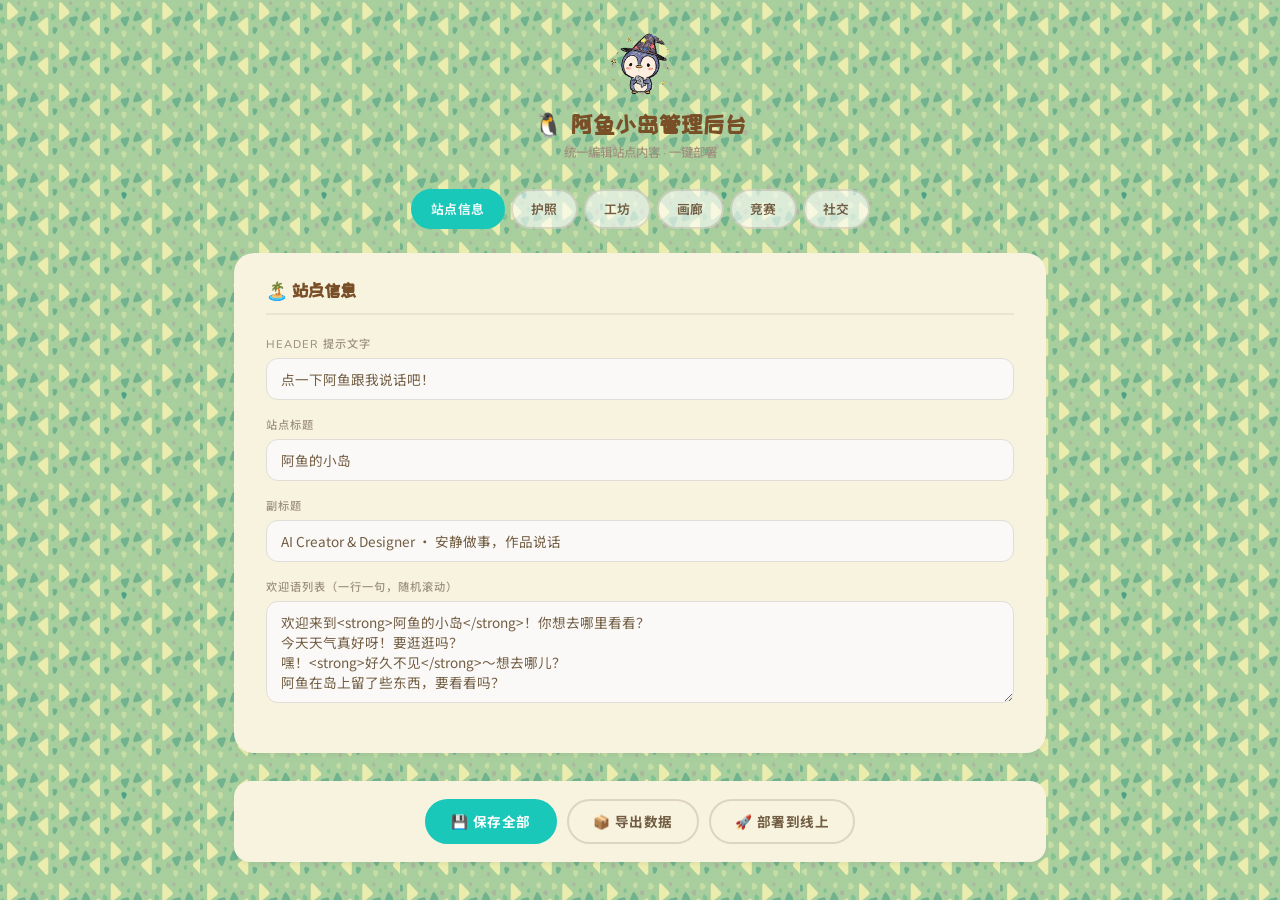
<file: ayu-site/admin.html>
<!DOCTYPE html>
<html lang="zh-CN">
<head>
<meta charset="UTF-8">
<meta name="viewport" content="width=device-width, initial-scale=1.0">
<title>阿鱼小岛管理后台</title>
<style>
@import url('https://fonts.googleapis.com/css2?family=Nunito:wght@400;500;600;700;800;900&family=Noto+Sans+SC:wght@400;500;700&family=ZCOOL+KuaiLe&display=swap');

* { margin:0; padding:0; box-sizing:border-box; }

:root {
  --bg-card: rgb(247, 243, 223);
  --text-body: #725d42;
  --text-header: #794f27;
  --text-muted: #9f927d;
  --border: #c4b89e;
  --accent-teal: #19c8b9;
  --accent-teal-hover: #3dd4c6;
  --shadow: 0 2px 4px 0 rgba(61, 52, 40, 0.06);
  --shadow-hover: 0 3px 10px 0 rgba(61, 52, 40, 0.10);
}

body {
  font-family: Nunito, 'Noto Sans SC', sans-serif;
  background: url('bg-leaf.jpg') repeat;
  background-size: 200px 200px;
  color: var(--text-body);
  min-height: 100vh;
  font-weight: 500;
}

.admin-container {
  max-width: 860px;
  margin: 0 auto;
  padding: 32px 24px;
}

/* Header */
.admin-header {
  text-align: center;
  margin-bottom: 28px;
}

.admin-header img {
  width: 64px; height: 64px;
  border-radius: 50%;
  margin-bottom: 10px;
}

.admin-header h1 {
  font-family: 'ZCOOL KuaiLe', 'Noto Sans SC', cursive;
  font-size: 1.45rem;
  color: var(--text-header);
  letter-spacing: 1px;
}

.admin-header p {
  font-size: 0.78rem;
  color: var(--text-muted);
  margin-top: 4px;
}

/* === Tabs === */
.tab-bar {
  display: flex;
  flex-wrap: wrap;
  gap: 6px;
  margin-bottom: 24px;
  justify-content: center;
}

.tab-btn {
  font-family: Nunito, 'Noto Sans SC', sans-serif;
  font-size: 0.8rem;
  font-weight: 600;
  padding: 8px 18px;
  border-radius: 50px;
  border: 2px solid rgba(114,93,66,0.2);
  background: rgba(255,255,255,0.6);
  color: var(--text-body);
  cursor: pointer;
  transition: all 0.2s;
  white-space: nowrap;
  letter-spacing: 0.5px;
}

.tab-btn:hover {
  border-color: rgba(114,93,66,0.4);
  background: rgba(255,255,255,0.85);
}

.tab-btn.active {
  background: var(--accent-teal);
  border-color: var(--accent-teal);
  color: #fff;
}

/* === Tab content === */
.tab-content { display: none; }
.tab-content.active { display: block; }

/* Image upload preview */
.img-upload-area {
  display: flex; gap: 12px; align-items: flex-start;
}
.img-upload-area input[type="file"] {
  flex: 1;
}
.img-preview {
  width: 120px; height: 90px;
  border-radius: 10px;
  border: 1.5px dashed #c4b89e;
  background: #f8f6f0;
  display: flex; align-items: center; justify-content: center;
  overflow: hidden;
  flex-shrink: 0;
  font-size: 0.7rem; color: var(--text-muted);
}
.img-preview img {
  width: 100%; height: 100%;
  object-fit: cover;
}
.img-preview.has-img {
  border-style: solid;
  border-color: var(--accent-teal);
}
.extra-images-list {
  display: flex; flex-wrap: wrap; gap: 8px;
  margin-top: 8px;
}
.extra-image-item {
  position: relative;
  width: 80px; height: 60px;
  border-radius: 8px;
  overflow: hidden;
  border: 1.5px solid #c4b89e;
}
.extra-image-item img {
  width: 100%; height: 100%; object-fit: cover;
}
.extra-image-item .remove-extra {
  position: absolute; top: 2px; right: 2px;
  width: 18px; height: 18px;
  border-radius: 50%;
  background: rgba(220,80,80,0.85);
  color: #fff;
  border: none;
  font-size: 10px;
  cursor: pointer;
  line-height: 18px;
  text-align: center;
}
.add-extra-btn {
  width: 80px; height: 60px;
  border-radius: 8px;
  border: 1.5px dashed #c4b89e;
  background: #f8f6f0;
  color: var(--text-muted);
  font-size: 1.2rem;
  cursor: pointer;
  display: flex; align-items: center; justify-content: center;
}
.add-extra-btn:hover { border-color: var(--accent-teal); color: var(--accent-teal); }

/* Form card */
.form-card {
  background: var(--bg-card);
  border-radius: 20px;
  box-shadow: var(--shadow);
  padding: 28px 32px;
  margin-bottom: 20px;
}

.form-card h2 {
  font-family: 'ZCOOL KuaiLe', 'Noto Sans SC', cursive;
  font-size: 1.1rem;
  color: var(--text-header);
  margin-bottom: 20px;
  padding-bottom: 12px;
  border-bottom: 2px solid rgba(114,93,66,0.1);
}

.form-group {
  margin-bottom: 16px;
}

.form-group label {
  display: block;
  font-size: 0.7rem;
  color: var(--text-muted);
  letter-spacing: 1px;
  text-transform: uppercase;
  margin-bottom: 6px;
}

.form-group input,
.form-group textarea,
.form-group select {
  width: 100%;
  padding: 10px 14px;
  border: 1.5px solid #e0ddd8;
  border-radius: 12px;
  font-family: 'Noto Sans SC', sans-serif;
  font-size: 0.85rem;
  color: var(--text-body);
  background: #faf9f7;
  outline: none;
  transition: border-color 0.2s;
  resize: vertical;
}

.form-group input:focus,
.form-group textarea:focus,
.form-group select:focus {
  border-color: var(--accent-teal);
}

.form-row {
  display: flex;
  gap: 16px;
}

.form-row .form-group {
  flex: 1;
}

/* Tag input (for gallery) */
.tag-input-container {
  display: flex;
  flex-wrap: wrap;
  gap: 6px;
  padding: 8px 10px;
  border: 1.5px solid #e0ddd8;
  border-radius: 12px;
  background: #faf9f7;
  min-height: 44px;
  align-items: center;
}

.tag-input-container input {
  border: none;
  background: transparent;
  flex: 1;
  min-width: 100px;
  padding: 4px 8px;
  font-size: 0.8rem;
}

.tag-badge {
  display: inline-flex;
  align-items: center;
  gap: 4px;
  padding: 4px 10px;
  border-radius: 999px;
  background: var(--accent-teal);
  color: #fff;
  font-size: 0.72rem;
  font-weight: 600;
}

.tag-badge .tag-remove {
  cursor: pointer;
  opacity: 0.7;
  font-size: 0.9rem;
}

.tag-badge .tag-remove:hover { opacity: 1; }

/* Buttons */
.btn-row {
  display: flex;
  gap: 10px;
  justify-content: flex-end;
  margin-top: 20px;
}

.btn {
  font-family: Nunito, 'Noto Sans SC', sans-serif;
  font-size: 0.82rem;
  font-weight: 700;
  padding: 9px 22px;
  border-radius: 50px;
  border: 2px solid rgba(114,93,66,0.2);
  background: transparent;
  color: var(--text-body);
  cursor: pointer;
  transition: all 0.2s;
  letter-spacing: 0.5px;
}

.btn:hover {
  border-color: rgba(114,93,66,0.4);
  background: rgba(114,93,66,0.06);
}

.btn-primary {
  background: var(--accent-teal);
  border-color: var(--accent-teal);
  color: #fff;
}

.btn-primary:hover {
  background: #15b0a3;
  border-color: #15b0a3;
}

.btn-danger {
  border-color: rgba(220,80,80,0.3);
  color: #c05050;
  font-size: 0.72rem;
  padding: 5px 14px;
}

.btn-danger:hover {
  background: rgba(220,80,80,0.08);
  border-color: rgba(220,80,80,0.5);
}

/* List items */
.list-item {
  background: var(--bg-card);
  border-radius: 16px;
  box-shadow: var(--shadow);
  padding: 14px 18px;
  margin-bottom: 10px;
  display: flex;
  align-items: center;
  gap: 12px;
  transition: box-shadow 0.2s;
}

.list-item:hover {
  box-shadow: var(--shadow-hover);
}

.list-item-info {
  flex: 1;
  min-width: 0;
}

.list-item-title {
  font-size: 0.85rem;
  font-weight: 700;
  color: var(--text-header);
}

.list-item-meta {
  font-size: 0.7rem;
  color: var(--text-muted);
  margin-top: 2px;
}

.list-item-actions {
  display: flex;
  gap: 6px;
  flex-shrink: 0;
}

.list-item-actions button {
  font-size: 0.68rem;
  padding: 4px 12px;
  border-radius: 50px;
  border: 1.5px solid rgba(114,93,66,0.2);
  background: transparent;
  color: var(--text-body);
  cursor: pointer;
  transition: all 0.2s;
}

.list-item-actions button:hover {
  border-color: rgba(114,93,66,0.4);
  background: rgba(114,93,66,0.06);
}

/* Gallery work items */
.work-item {
  background: var(--bg-card);
  border-radius: 16px;
  box-shadow: var(--shadow);
  padding: 14px 18px;
  margin-bottom: 10px;
  display: flex;
  align-items: center;
  gap: 12px;
  transition: box-shadow 0.2s;
}

.work-item:hover { box-shadow: var(--shadow-hover); }

.work-item-thumb {
  width: 44px; height: 44px;
  border-radius: 10px;
  overflow: hidden;
  flex-shrink: 0;
  background: #f0ece2;
}

.work-item-thumb img {
  width: 100%; height: 100%;
  object-fit: cover;
}

.work-item-info {
  flex: 1;
  min-width: 0;
}

.work-item-title {
  font-size: 0.84rem;
  font-weight: 700;
  color: var(--text-header);
}

.work-item-meta {
  font-size: 0.7rem;
  color: var(--text-muted);
  margin-top: 2px;
}

.work-item-actions {
  display: flex;
  gap: 6px;
  flex-shrink: 0;
}

.work-item-actions button {
  font-size: 0.68rem;
  padding: 4px 12px;
  border-radius: 50px;
  border: 1.5px solid rgba(114,93,66,0.2);
  background: transparent;
  color: var(--text-body);
  cursor: pointer;
  transition: all 0.2s;
}

.work-item-actions button:hover {
  border-color: rgba(114,93,66,0.4);
  background: rgba(114,93,66,0.06);
}

.work-item-actions .btn-del {
  border-color: rgba(220,80,80,0.3);
  color: #c05050;
}

/* Footer bar */
.footer-bar {
  display: flex;
  flex-wrap: wrap;
  gap: 10px;
  justify-content: center;
  margin-top: 28px;
  padding: 18px;
  background: var(--bg-card);
  border-radius: 16px;
  box-shadow: var(--shadow);
}

.footer-bar .btn {
  font-size: 0.85rem;
  padding: 10px 24px;
}

.toast {
  position: fixed;
  bottom: 24px;
  left: 50%;
  transform: translateX(-50%) translateY(100px);
  background: var(--accent-teal);
  color: #fff;
  padding: 12px 28px;
  border-radius: 50px;
  font-size: 0.85rem;
  font-weight: 600;
  box-shadow: 0 4px 16px rgba(0,0,0,0.15);
  transition: transform 0.3s;
  z-index: 100;
}

.toast.show { transform: translateX(-50%) translateY(0); }

.empty-hint {
  text-align: center;
  color: var(--text-muted);
  font-size: 0.8rem;
  padding: 24px;
}

/* Add form toggle */
.add-section {
  margin-bottom: 20px;
}

.add-toggle {
  font-family: Nunito, 'Noto Sans SC', sans-serif;
  font-size: 0.78rem;
  font-weight: 600;
  padding: 8px 20px;
  border-radius: 50px;
  border: 2px dashed rgba(114,93,66,0.25);
  background: transparent;
  color: var(--text-muted);
  cursor: pointer;
  transition: all 0.2s;
}

.add-toggle:hover {
  border-color: var(--accent-teal);
  color: var(--accent-teal);
}

@media (max-width: 600px) {
  .form-card { padding: 20px 18px; }
  .form-row { flex-direction: column; gap: 0; }
  .tab-btn { font-size: 0.72rem; padding: 6px 14px; }
}
</style>
</head>
<body>

<div class="admin-container">
  <div class="admin-header">
    <img src="ayu-penguin.png" alt="阿鱼">
    <h1>🐧 阿鱼小岛管理后台</h1>
    <p>统一编辑站点内容 · 一键部署</p>
  </div>

  <!-- Tab bar -->
  <div class="tab-bar">
    <button class="tab-btn active" data-tab="site">站点信息</button>
    <button class="tab-btn" data-tab="passport">护照</button>
    <button class="tab-btn" data-tab="workshop">工坊</button>
    <button class="tab-btn" data-tab="gallery">画廊</button>
    <button class="tab-btn" data-tab="competitions">竞赛</button>
    <button class="tab-btn" data-tab="social">社交</button>
  </div>

  <!-- === TAB 1: 站点信息 === -->
  <div class="tab-content active" id="tab-site">
    <div class="form-card">
      <h2>🏝️ 站点信息</h2>
      <div class="form-group">
        <label>Header 提示文字</label>
        <input type="text" id="heroHint" placeholder="点一下企鹅跟我说话吧" maxlength="40">
      </div>
      <div class="form-group">
        <label>站点标题</label>
        <input type="text" id="heroTitle" placeholder="阿鱼的小岛" maxlength="30">
      </div>
      <div class="form-group">
        <label>副标题</label>
        <input type="text" id="heroSubtitle" placeholder="AI Creator & Designer" maxlength="60">
      </div>
      <div class="form-group">
        <label>欢迎语列表（一行一句，随机滚动）</label>
        <textarea id="heroGreetings" placeholder="欢迎来到阿鱼的小岛！&#10;今天天气真好呀！" rows="4"></textarea>
      </div>
    </div>
  </div>

  <!-- === TAB 2: 护照 === -->
  <div class="tab-content" id="tab-passport">
    <div class="form-card">
      <h2>📋 岛民护照</h2>
      <div class="form-group">
        <label>Name / 名字</label>
        <input type="text" id="pfName" placeholder="阿鱼 · Ayu" maxlength="30">
      </div>
      <div class="form-group">
        <label>Island / 岛屿</label>
        <input type="text" id="pfIsland" placeholder="鱼骨岛 · Fishbone Isle" maxlength="40">
      </div>
      <div class="form-group">
        <label>Role / 角色</label>
        <input type="text" id="pfRole" placeholder="AI Creator & Designer" maxlength="40">
      </div>
      <div class="form-group">
        <label>Motto / 座右铭</label>
        <textarea id="pfMotto" placeholder="想做却不敢做的事，你一定要做。" rows="2" maxlength="100"></textarea>
      </div>
    </div>
  </div>

  <!-- === TAB 3: 工坊 === -->
  <div class="tab-content" id="tab-workshop">
    <div class="add-section">
      <button class="add-toggle" id="workshopAddToggle">＋ 添加项目</button>
    </div>
    <div class="form-card" id="workshopAddForm" style="display:none">
      <h2 id="workshopFormTitle">添加项目</h2>
      <input type="hidden" id="workshopEditId">
      <div class="form-group">
        <label>项目标题</label>
        <input type="text" id="workshopTitle" placeholder="例如：🐟 鱼骨头英语复习系统" maxlength="40">
      </div>
      <div class="form-group">
        <label>标签（逗号分隔）</label>
        <input type="text" id="workshopTags" placeholder="Web App, 教育" maxlength="60">
      </div>
      <div class="form-group">
        <label>描述</label>
        <textarea id="workshopDesc" placeholder="简短描述项目" rows="2" maxlength="150"></textarea>
      </div>
      <div class="form-row">
        <div class="form-group">
          <label>链接 URL</label>
          <input type="text" id="workshopLink" placeholder="https://...">
        </div>
        <div class="form-group">
          <label>链接文字</label>
          <input type="text" id="workshopLinkText" placeholder="打开项目 →" maxlength="20">
        </div>
      </div>
      <div class="btn-row">
        <button class="btn" onclick="cancelWorkshopForm()">取消</button>
        <button class="btn btn-primary" onclick="saveWorkshopItem()">保存</button>
      </div>
    </div>
    <div id="workshopList"></div>
  </div>

  <!-- === TAB 4: 画廊 === -->
  <div class="tab-content" id="tab-gallery">
    <div class="form-card">
      <h2 id="galleryFormTitle">添加新作品</h2>
      <input type="hidden" id="workId">
      <div class="form-group">
        <label>作品名称 · TITLE</label>
        <input type="text" id="workTitle" placeholder="例如：双子星·福建泉州IP设计" maxlength="40">
      </div>
      <div class="form-row">
        <div class="form-group">
          <label>日期 · DATE</label>
          <input type="text" id="workDate" placeholder="2026.05" maxlength="10">
        </div>
        <div class="form-group">
          <label>首图 · MAIN IMAGE（上传或填写路径）</label>
          <div class="img-upload-area">
            <input type="file" id="workImgFile" accept="image/*" onchange="previewMainImage()">
            <div class="img-preview" id="imgPreview">预览</div>
          </div>
          <input type="text" id="workImg" placeholder="或填写图片路径 works/xxx.png" maxlength="200" style="margin-top:6px;font-size:0.75rem">
        </div>
      </div>
      <div class="form-group">
        <label>标签 · TAGS（回车添加）</label>
        <div class="tag-input-container" id="tagContainer">
          <input type="text" id="tagInput" placeholder="输入标签后回车…">
        </div>
      </div>
      <div class="form-group">
        <label>简介 · SUMMARY（画廊卡片上的简短描述）</label>
        <textarea id="workSummary" placeholder="一句话描述作品" rows="2" maxlength="60"></textarea>
      </div>
      <div class="form-group">
        <label>详情描述 · DESCRIPTION（支持多段文字）</label>
        <textarea id="workDesc" placeholder="作品的详细描述…" rows="4"></textarea>
      </div>
      <div class="form-group">
        <label>详情图片 · EXTRA IMAGES（可选，展示在详情描述下方）</label>
        <input type="file" id="extraImgInput" accept="image/*" multiple onchange="addExtraImages()" style="margin-bottom:6px">
        <div class="extra-images-list" id="extraImagesList"></div>
      </div>
      <div class="btn-row">
        <button class="btn" onclick="resetGalleryForm()">清空</button>
        <button class="btn btn-primary" onclick="saveWork()">保存作品</button>
      </div>
    </div>
    <div id="workListContainer"></div>
  </div>

  <!-- === TAB 5: 竞赛 === -->
  <div class="tab-content" id="tab-competitions">
    <div class="add-section">
      <button class="add-toggle" id="compAddToggle">＋ 添加竞赛</button>
    </div>
    <div class="form-card" id="compAddForm" style="display:none">
      <h2 id="compFormTitle">添加竞赛</h2>
      <input type="hidden" id="compEditId">
      <div class="form-group">
        <label>竞赛标题</label>
        <input type="text" id="compTitle" placeholder="例如：🏅 AI 创新挑战赛" maxlength="40">
      </div>
      <div class="form-group">
        <label>标签（逗号分隔）</label>
        <input type="text" id="compTags" placeholder="竞赛, AI" maxlength="60">
      </div>
      <div class="form-group">
        <label>描述</label>
        <textarea id="compDesc" placeholder="简述竞赛内容" rows="2" maxlength="150"></textarea>
      </div>
      <div class="form-group">
        <label>状态</label>
        <input type="text" id="compStatus" placeholder="进行中 / 敬请期待 / ✨" maxlength="20">
      </div>
      <div class="btn-row">
        <button class="btn" onclick="cancelCompForm()">取消</button>
        <button class="btn btn-primary" onclick="saveCompItem()">保存</button>
      </div>
    </div>
    <div id="compList"></div>
  </div>

  <!-- === TAB 6: 社交 === -->
  <div class="tab-content" id="tab-social">
    <div class="add-section">
      <button class="add-toggle" id="socialAddToggle">＋ 添加社交链接</button>
    </div>
    <div class="form-card" id="socialAddForm" style="display:none">
      <h2 id="socialFormTitle">添加社交链接</h2>
      <input type="hidden" id="socialEditId">
      <div class="form-group">
        <label>平台名称</label>
        <input type="text" id="socialPlatform" placeholder="GitHub" maxlength="20">
      </div>
      <div class="form-group">
        <label>链接 URL</label>
        <input type="text" id="socialUrl" placeholder="https://...">
      </div>
      <div class="form-row">
        <div class="form-group">
          <label>图标 Emoji</label>
          <input type="text" id="socialIcon" placeholder="🐙" maxlength="4">
        </div>
        <div class="form-group">
          <label>提示文字</label>
          <input type="text" id="socialHint" placeholder="代码仓库" maxlength="20">
        </div>
      </div>
      <div class="btn-row">
        <button class="btn" onclick="cancelSocialForm()">取消</button>
        <button class="btn btn-primary" onclick="saveSocialItem()">保存</button>
      </div>
    </div>
    <div id="socialList"></div>
  </div>

  <!-- === Footer bar === -->
  <div class="footer-bar">
    <button class="btn btn-primary" onclick="saveAll()">💾 保存全部</button>
    <button class="btn" onclick="exportAll()">📦 导出数据</button>
    <button class="btn" onclick="deployInfo()">🚀 部署到线上</button>
  </div>
</div>

<div class="toast" id="toast"></div>

<script>
// ======= CONSTANTS =======
var SITE_DATA_KEY = 'ayu-site-data';
var WORKS_KEY = 'ayu-works-admin';

// ======= UTILITIES =======
function showToast(msg) {
  var t = document.getElementById('toast');
  t.textContent = msg;
  t.classList.add('show');
  setTimeout(function() { t.classList.remove('show'); }, 2200);
}

function genId(prefix) {
  return (prefix || 'item') + '-' + Date.now() + '-' + Math.floor(Math.random() * 1000);
}

// ======= SITE DATA =======
function loadSiteData() {
  var stored = localStorage.getItem(SITE_DATA_KEY);
  if (stored) { try { var d = JSON.parse(stored); if (d) return d; } catch(e) {} }
  return null;
}

function saveSiteData(data) {
  try {
    localStorage.setItem(SITE_DATA_KEY, JSON.stringify(data));
  } catch(e) {
    showToast('⚠️ 存储空间不足！请清理部分数据后重试');
  }
}

function getDefaultSiteData() {
  return {
    hero: { hint: '', title: '', subtitle: '', greetings: [] },
    passport: { name: '', island: '', role: '', motto: '' },
    projects: [],
    competitions: [],
    socialLinks: []
  };
}

function seedSiteData(callback) {
  var xhr = new XMLHttpRequest();
  xhr.open('GET', 'site-data.json', true);
  xhr.onload = function() {
    if (xhr.status === 200 || xhr.status === 0) {
      try {
        var d = JSON.parse(xhr.responseText);
        if (d && d.passport && d.passport.name) {
          // Only seed if site-data.json has real content (not an empty shell)
          saveSiteData(d);
          callback(d);
          return;
        } else if (d) {
          // site-data.json exists but is empty — don't overwrite localStorage
          var existing = loadSiteData();
          if (existing && existing.passport && existing.passport.name) {
            callback(existing);
            return;
          }
        }
      } catch(e) {}
    }
    var def = getDefaultSiteData();
    callback(def);
  };
  xhr.onerror = function() { callback(getDefaultSiteData()); };
  xhr.send();
}

// ======= WORKS DATA (gallery) =======
function loadWorks() {
  try { return JSON.parse(localStorage.getItem(WORKS_KEY) || '[]'); } catch(e) { return []; }
}

function saveWorks(works) {
  try {
    localStorage.setItem(WORKS_KEY, JSON.stringify(works));
  } catch(e) {
    showToast('⚠️ 存储空间不足！请删除一些大图作品后重试');
    throw e;
  }
}

function seedWorks(callback) {
  var xhr = new XMLHttpRequest();
  xhr.open('GET', 'data.json', true);
  xhr.onload = function() {
    if (xhr.status === 200 || xhr.status === 0) {
      try { var d = JSON.parse(xhr.responseText); if (d && d.length) { saveWorks(d); callback(d); return; } } catch(e) {}
    }
    callback([]);
  };
  xhr.onerror = function() { callback([]); };
  xhr.send();
}

// ======= TABS =======
var currentTab = 'site';

function switchTab(tabName) {
  currentTab = tabName;
  document.querySelectorAll('.tab-content').forEach(function(el) { el.classList.remove('active'); });
  document.querySelectorAll('.tab-btn').forEach(function(el) { el.classList.remove('active'); });
  var tabEl = document.getElementById('tab-' + tabName);
  if (tabEl) tabEl.classList.add('active');
  var btn = document.querySelector('.tab-btn[data-tab="' + tabName + '"]');
  if (btn) btn.classList.add('active');
}

document.querySelectorAll('.tab-btn').forEach(function(btn) {
  btn.addEventListener('click', function() {
    switchTab(this.dataset.tab);
  });
});

// ======= POPULATE FORMS FROM SITE DATA =======
function populateSiteForms(data) {
  if (!data) data = getDefaultSiteData();

  // Tab 1: Site info
  var h = data.hero || {};
  document.getElementById('heroHint').value = h.hint || '';
  document.getElementById('heroTitle').value = h.title || '';
  document.getElementById('heroSubtitle').value = h.subtitle || '';
  document.getElementById('heroGreetings').value = (h.greetings || []).join('\n');

  // Tab 2: Passport
  var p = data.passport || {};
  document.getElementById('pfName').value = p.name || '';
  document.getElementById('pfIsland').value = p.island || '';
  document.getElementById('pfRole').value = p.role || '';
  document.getElementById('pfMotto').value = p.motto || '';

  // Tab 3: Workshop
  renderWorkshopList(data.projects || []);

  // Tab 5: Competitions
  renderCompList(data.competitions || []);

  // Tab 6: Social
  renderSocialList(data.socialLinks || []);
}

// ======= COLLECT SITE DATA FROM FORMS =======
function collectSiteData() {
  // Start from existing data (preserves projects/competitions/socialLinks)
  var data = loadSiteData() || getDefaultSiteData();

  data.hero = {
    hint: document.getElementById('heroHint').value.trim(),
    title: document.getElementById('heroTitle').value.trim(),
    subtitle: document.getElementById('heroSubtitle').value.trim(),
    greetings: document.getElementById('heroGreetings').value.split('\n').map(function(s) { return s.trim(); }).filter(function(s) { return s.length > 0; })
  };

  data.passport = {
    name: document.getElementById('pfName').value.trim(),
    island: document.getElementById('pfIsland').value.trim(),
    role: document.getElementById('pfRole').value.trim(),
    motto: document.getElementById('pfMotto').value.trim()
  };

  // CRITICAL: preserve list data from the in-memory copies managed by their own tabs
  // These are stored separately in localStorage via setWorkshopProjects/setCompetitions/setSocialLinks
  // but we must not let them get wiped when saving hero+passport
  // (Already preserved via loadSiteData() above since setXxx saves to the same key)
  return data;
}

// ======= TAB 3: WORKSHOP (Projects) =======
var workshopEditingId = null;

function renderWorkshopList(projects) {
  var container = document.getElementById('workshopList');
  if (!projects || !projects.length) {
    container.innerHTML = '<div class="empty-hint">还没有项目，点击上方按钮添加 🛠️</div>';
    return;
  }
  container.innerHTML = projects.map(function(proj, i) {
    var tagsStr = (proj.tags || []).join(' · ');
    return '<div class="list-item">' +
      '<div class="list-item-info">' +
        '<div class="list-item-title">' + (proj.title || '无标题') + '</div>' +
        '<div class="list-item-meta">' + (tagsStr || '无标签') + (proj.link ? ' · ' + proj.link : '') + '</div>' +
      '</div>' +
      '<div class="list-item-actions">' +
        '<button onclick="editWorkshopItem(' + i + ')">编辑</button>' +
        '<button class="btn-del" onclick="deleteWorkshopItem(' + i + ')">删除</button>' +
      '</div>' +
    '</div>';
  }).join('');
}

function getWorkshopProjects() {
  var data = loadSiteData();
  return (data && data.projects) ? data.projects.slice() : [];
}

function setWorkshopProjects(projects) {
  var data = loadSiteData() || getDefaultSiteData();
  data.projects = projects;
  saveSiteData(data);
}

document.getElementById('workshopAddToggle').addEventListener('click', function() {
  workshopEditingId = null;
  document.getElementById('workshopFormTitle').textContent = '添加项目';
  document.getElementById('workshopEditId').value = '';
  document.getElementById('workshopTitle').value = '';
  document.getElementById('workshopTags').value = '';
  document.getElementById('workshopDesc').value = '';
  document.getElementById('workshopLink').value = '';
  document.getElementById('workshopLinkText').value = '';
  document.getElementById('workshopAddForm').style.display = 'block';
});

function cancelWorkshopForm() {
  document.getElementById('workshopAddForm').style.display = 'none';
  workshopEditingId = null;
}

function saveWorkshopItem() {
  var title = document.getElementById('workshopTitle').value.trim();
  if (!title) { showToast('请填写项目标题'); return; }

  var item = {
    id: document.getElementById('workshopEditId').value || genId('proj'),
    title: title,
    tags: document.getElementById('workshopTags').value.split(',').map(function(s) { return s.trim(); }).filter(function(s) { return s.length > 0; }),
    desc: document.getElementById('workshopDesc').value.trim(),
    link: document.getElementById('workshopLink').value.trim(),
    linkText: document.getElementById('workshopLinkText').value.trim()
  };

  var projects = getWorkshopProjects();
  var editId = document.getElementById('workshopEditId').value;
  if (editId) {
    for (var i = 0; i < projects.length; i++) {
      if (projects[i].id === editId) { projects[i] = item; break; }
    }
  } else {
    projects.push(item);
  }
  setWorkshopProjects(projects);
  renderWorkshopList(projects);
  cancelWorkshopForm();
  showToast(editId ? '项目已更新' : '项目已添加');
}

function editWorkshopItem(index) {
  var projects = getWorkshopProjects();
  var item = projects[index];
  if (!item) return;
  workshopEditingId = index;
  document.getElementById('workshopFormTitle').textContent = '编辑项目';
  document.getElementById('workshopEditId').value = item.id || '';
  document.getElementById('workshopTitle').value = item.title || '';
  document.getElementById('workshopTags').value = (item.tags || []).join(', ');
  document.getElementById('workshopDesc').value = item.desc || '';
  document.getElementById('workshopLink').value = item.link || '';
  document.getElementById('workshopLinkText').value = item.linkText || '';
  document.getElementById('workshopAddForm').style.display = 'block';
  window.scrollTo({ top: 0, behavior: 'smooth' });
}

function deleteWorkshopItem(index) {
  if (!confirm('确定删除这个项目吗？')) return;
  var projects = getWorkshopProjects();
  projects.splice(index, 1);
  setWorkshopProjects(projects);
  renderWorkshopList(projects);
  showToast('项目已删除');
}

// ======= IMAGE STORAGE (IndexedDB — large capacity, no permission needed) =======
var IMG_DB = null;

function openImgDB(callback) {
  if (IMG_DB) { callback(IMG_DB); return; }
  var req = indexedDB.open('ayu-images', 1);
  req.onupgradeneeded = function(e) {
    e.target.result.createObjectStore('images');
  };
  req.onsuccess = function(e) {
    IMG_DB = e.target.result;
    callback(IMG_DB);
  };
  req.onerror = function() { callback(null); };
}

// Store image blob → return key
function storeImage(blob, callback) {
  openImgDB(function(db) {
    if (!db) { callback(null); return; }
    var key = 'img_' + Date.now() + '_' + Math.floor(Math.random() * 10000);
    var tx = db.transaction('images', 'readwrite');
    tx.objectStore('images').put(blob, key);
    tx.oncomplete = function() { callback(key); };
    tx.onerror = function() { callback(null); };
  });
}

// Load image by key → return object URL
function loadImage(key, callback) {
  openImgDB(function(db) {
    if (!db) { callback(null); return; }
    var tx = db.transaction('images', 'readonly');
    var get = tx.objectStore('images').get(key);
    get.onsuccess = function() {
      if (get.result) {
        callback(URL.createObjectURL(get.result));
      } else { callback(null); }
    };
    get.onerror = function() { callback(null); };
  });
}

// Delete image by key
function deleteImage(key) {
  openImgDB(function(db) {
    if (!db) return;
    var tx = db.transaction('images', 'readwrite');
    tx.objectStore('images').delete(key);
  });
}
var galleryTags = [];
var galleryEditingId = null;
var galleryExtraImages = [];

// Resize image to max width/height before base64 (save localStorage space)
function resizeImage(file, maxW, maxH, callback) {
  var reader = new FileReader();
  reader.onload = function(e) {
    var img = new Image();
    img.onload = function() {
      var w = img.width, h = img.height;
      if (w <= maxW && h <= maxH) { callback(e.target.result); return; }
      var ratio = Math.min(maxW / w, maxH / h);
      var canvas = document.createElement('canvas');
      canvas.width = Math.round(w * ratio);
      canvas.height = Math.round(h * ratio);
      var ctx = canvas.getContext('2d');
      ctx.drawImage(img, 0, 0, canvas.width, canvas.height);
      callback(canvas.toDataURL('image/jpeg', 0.75));
    };
    img.src = e.target.result;
  };
  reader.readAsDataURL(file);
}

function dataURLtoBlob(dataUrl) {
  var parts = dataUrl.split(',');
  var mime = parts[0].match(/:(.*?);/)[1];
  var bytes = atob(parts[1]);
  var arr = new Uint8Array(bytes.length);
  for (var i = 0; i < bytes.length; i++) arr[i] = bytes.charCodeAt(i);
  return new Blob([arr], { type: mime });
}

function previewMainImage() {
  var file = document.getElementById('workImgFile').files[0];
  if (!file) return;
  resizeImage(file, 800, 800, function(dataUrl) {
    var preview = document.getElementById('imgPreview');
    preview.innerHTML = '<img src="' + dataUrl + '" alt="">';
    preview.classList.add('has-img');
    // Store in IndexedDB
    var blob = dataURLtoBlob(dataUrl);
    storeImage(blob, function(key) {
      if (key) {
        document.getElementById('workImg').value = 'imgdb:' + key;
        showToast('✅ 图片已保存');
      } else {
        showToast('⚠️ 图片存储失败');
      }
    });
  });
}

function addExtraImages() {
  var files = document.getElementById('extraImgInput').files;
  if (!files.length) return;
  var total = files.length;
  var done = 0;
  for (var i = 0; i < files.length; i++) {
    (function(file) {
      resizeImage(file, 800, 800, function(dataUrl) {
        var blob = dataURLtoBlob(dataUrl);
        storeImage(blob, function(key) {
          if (key) galleryExtraImages.push('imgdb:' + key);
          done++;
          if (done >= total) { renderExtraImages(); showToast('✅ ' + total + ' 张图片已保存'); }
        });
      });
    })(files[i]);
  }
  document.getElementById('extraImgInput').value = '';
}

function removeExtraImage(index) {
  galleryExtraImages.splice(index, 1);
  renderExtraImages();
}

function renderExtraImages() {
  var container = document.getElementById('extraImagesList');
  var html = '';
  galleryExtraImages.forEach(function(src, i) {
    var id = 'extraPrev' + i;
    html += '<div class="extra-image-item" id="' + id + '">' +
      '<button class="remove-extra" onclick="removeExtraImage(' + i + ')">✕</button>' +
    '</div>';
  });
  container.innerHTML = html;
  // Load actual images
  galleryExtraImages.forEach(function(src, i) {
    resolveImgSrc(src, function(resolved) {
      if (resolved) {
        var el = document.getElementById('extraPrev' + i);
        if (el) el.innerHTML = '<img src="' + resolved + '" alt="">' + el.innerHTML;
      }
    });
  });
}

function resolveImgSrc(src, callback) {
  if (!src || src.indexOf('imgdb:') !== 0) { callback(src); return; }
  var key = src.slice(6);
  openImgDB(function(db) {
    if (!db) { callback(''); return; }
    var tx = db.transaction('images', 'readonly');
    var get = tx.objectStore('images').get(key);
    get.onsuccess = function() {
      callback(get.result ? URL.createObjectURL(get.result) : '');
    };
    get.onerror = function() { callback(''); };
  });
}

function renderGalleryList() {
  var container = document.getElementById('workListContainer');
  var works = loadWorks();
  if (!works.length) {
    container.innerHTML = '<div class="empty-hint">还没有作品，填写上方表单添加第一个吧 🐧</div>';
    return;
  }
  container.innerHTML = works.map(function(w) {
    var thumb = w.imgMain ? '<img src="' + w.imgMain + '" alt="">' : '';
    var tagStr = (w.tags || []).join(' · ');
    return '<div class="work-item">' +
      '<div class="work-item-thumb">' + thumb + '</div>' +
      '<div class="work-item-info">' +
        '<div class="work-item-title">' + (w.title || '无标题') + '</div>' +
        '<div class="work-item-meta">' + (w.date || '') + (tagStr ? ' · ' + tagStr : '') + '</div>' +
      '</div>' +
      '<div class="work-item-actions">' +
        '<button onclick="editWork(\'' + w.id + '\')">编辑</button>' +
        '<button class="btn-del" onclick="deleteWork(\'' + w.id + '\')">删除</button>' +
      '</div>' +
    '</div>';
  }).join('');
}

document.getElementById('tagInput').addEventListener('keydown', function(e) {
  if (e.key === 'Enter') {
    e.preventDefault();
    var val = this.value.trim();
    if (val && galleryTags.indexOf(val) === -1) {
      galleryTags.push(val);
      this.value = '';
      renderGalleryTags();
    }
  }
});

function renderGalleryTags() {
  var container = document.getElementById('tagContainer');
  var input = document.getElementById('tagInput');
  var badges = container.querySelectorAll('.tag-badge');
  badges.forEach(function(b) { b.remove(); });
  galleryTags.forEach(function(tag) {
    var badge = document.createElement('span');
    badge.className = 'tag-badge';
    badge.innerHTML = tag + ' <span class="tag-remove" onclick="removeGalleryTag(\'' + tag + '\')">✕</span>';
    container.insertBefore(badge, input);
  });
}

function removeGalleryTag(tag) {
  galleryTags = galleryTags.filter(function(t) { return t !== tag; });
  renderGalleryTags();
}

function resetGalleryForm() {
  galleryEditingId = null;
  galleryExtraImages = [];
  document.getElementById('galleryFormTitle').textContent = '添加新作品';
  document.getElementById('workTitle').value = '';
  document.getElementById('workDate').value = '';
  document.getElementById('workImg').value = '';
  document.getElementById('workImgFile').value = '';
  document.getElementById('workSummary').value = '';
  document.getElementById('workDesc').value = '';
  document.getElementById('extraImgInput').value = '';
  var preview = document.getElementById('imgPreview');
  preview.innerHTML = '预览';
  preview.classList.remove('has-img');
  document.getElementById('extraImagesList').innerHTML = '';
  galleryTags = [];
  renderGalleryTags();
}

function saveWork() {
  var title = document.getElementById('workTitle').value.trim();
  if (!title) { showToast('请填写作品名称'); return; }

  var work = {
    id: galleryEditingId || genId('work'),
    title: title,
    date: document.getElementById('workDate').value.trim() || '2026',
    imgMain: document.getElementById('workImg').value.trim() || 'ayu-penguin.png',
    tags: galleryTags.slice(),
    summary: document.getElementById('workSummary').value.trim(),
    desc: document.getElementById('workDesc').value.trim(),
    extra: galleryExtraImages.slice()
  };

  var works = loadWorks();
  if (galleryEditingId) {
    var idx = works.findIndex(function(w) { return w.id === galleryEditingId; });
    if (idx >= 0) works[idx] = work;
  } else {
    works.push(work);
  }
  saveWorks(works);
  resetGalleryForm();
  renderGalleryList();
  showToast(galleryEditingId ? '作品已更新' : '作品已添加');
}

function editWork(id) {
  var works = loadWorks();
  var w = works.find(function(x) { return x.id === id; });
  if (!w) return;
  galleryEditingId = id;
  document.getElementById('galleryFormTitle').textContent = '编辑作品';
  document.getElementById('workTitle').value = w.title || '';
  document.getElementById('workDate').value = w.date || '';
  document.getElementById('workImg').value = w.imgMain || '';
  // Show preview (works for both base64 and regular paths)
  var preview = document.getElementById('imgPreview');
  resolveImgSrc(w.imgMain, function(resolved) {
    if (resolved) {
      preview.innerHTML = '<img src="' + resolved + '" alt="">';
      preview.classList.add('has-img');
    } else {
      preview.innerHTML = '预览';
      preview.classList.remove('has-img');
    }
  });
  document.getElementById('workSummary').value = w.summary || '';
  document.getElementById('workDesc').value = w.desc || '';
  galleryTags = (w.tags || []).slice();
  renderGalleryTags();
  galleryExtraImages = (w.extra || []).slice();
  renderExtraImages();
  window.scrollTo({ top: 0, behavior: 'smooth' });
}

function deleteWork(id) {
  if (!confirm('确定删除这个作品吗？')) return;
  var works = loadWorks();
  works = works.filter(function(w) { return w.id !== id; });
  saveWorks(works);
  renderGalleryList();
  showToast('作品已删除');
}

// ======= TAB 5: COMPETITIONS =======
var compEditingId = null;

function renderCompList(competitions) {
  var container = document.getElementById('compList');
  if (!competitions || !competitions.length) {
    container.innerHTML = '<div class="empty-hint">还没有竞赛，点击上方按钮添加 🏆</div>';
    return;
  }
  container.innerHTML = competitions.map(function(comp, i) {
    var tagsStr = (comp.tags || []).join(' · ');
    return '<div class="list-item">' +
      '<div class="list-item-info">' +
        '<div class="list-item-title">' + (comp.title || '无标题') + '</div>' +
        '<div class="list-item-meta">' + (tagsStr || '无标签') + ' · ' + (comp.status || '') + '</div>' +
      '</div>' +
      '<div class="list-item-actions">' +
        '<button onclick="editCompItem(' + i + ')">编辑</button>' +
        '<button class="btn-del" onclick="deleteCompItem(' + i + ')">删除</button>' +
      '</div>' +
    '</div>';
  }).join('');
}

function getCompetitions() {
  var data = loadSiteData();
  return (data && data.competitions) ? data.competitions.slice() : [];
}

function setCompetitions(competitions) {
  var data = loadSiteData() || getDefaultSiteData();
  data.competitions = competitions;
  saveSiteData(data);
}

document.getElementById('compAddToggle').addEventListener('click', function() {
  compEditingId = null;
  document.getElementById('compFormTitle').textContent = '添加竞赛';
  document.getElementById('compEditId').value = '';
  document.getElementById('compTitle').value = '';
  document.getElementById('compTags').value = '';
  document.getElementById('compDesc').value = '';
  document.getElementById('compStatus').value = '';
  document.getElementById('compAddForm').style.display = 'block';
});

function cancelCompForm() {
  document.getElementById('compAddForm').style.display = 'none';
  compEditingId = null;
}

function saveCompItem() {
  var title = document.getElementById('compTitle').value.trim();
  if (!title) { showToast('请填写竞赛标题'); return; }

  var item = {
    id: document.getElementById('compEditId').value || genId('comp'),
    title: title,
    tags: document.getElementById('compTags').value.split(',').map(function(s) { return s.trim(); }).filter(function(s) { return s.length > 0; }),
    desc: document.getElementById('compDesc').value.trim(),
    status: document.getElementById('compStatus').value.trim()
  };

  var competitions = getCompetitions();
  var editId = document.getElementById('compEditId').value;
  if (editId) {
    for (var i = 0; i < competitions.length; i++) {
      if (competitions[i].id === editId) { competitions[i] = item; break; }
    }
  } else {
    competitions.push(item);
  }
  setCompetitions(competitions);
  renderCompList(competitions);
  cancelCompForm();
  showToast(editId ? '竞赛已更新' : '竞赛已添加');
}

function editCompItem(index) {
  var competitions = getCompetitions();
  var item = competitions[index];
  if (!item) return;
  compEditingId = index;
  document.getElementById('compFormTitle').textContent = '编辑竞赛';
  document.getElementById('compEditId').value = item.id || '';
  document.getElementById('compTitle').value = item.title || '';
  document.getElementById('compTags').value = (item.tags || []).join(', ');
  document.getElementById('compDesc').value = item.desc || '';
  document.getElementById('compStatus').value = item.status || '';
  document.getElementById('compAddForm').style.display = 'block';
  window.scrollTo({ top: 0, behavior: 'smooth' });
}

function deleteCompItem(index) {
  if (!confirm('确定删除这个竞赛吗？')) return;
  var competitions = getCompetitions();
  competitions.splice(index, 1);
  setCompetitions(competitions);
  renderCompList(competitions);
  showToast('竞赛已删除');
}

// ======= TAB 6: SOCIAL =======
var socialEditingId = null;

function renderSocialList(links) {
  var container = document.getElementById('socialList');
  if (!links || !links.length) {
    container.innerHTML = '<div class="empty-hint">还没有社交链接，点击上方按钮添加 🔗</div>';
    return;
  }
  container.innerHTML = links.map(function(link, i) {
    return '<div class="list-item">' +
      '<div class="list-item-info">' +
        '<div class="list-item-title">' + (link.icon || '🔗') + ' ' + (link.platform || '未命名') + '</div>' +
        '<div class="list-item-meta">' + (link.url || '') + (link.hint ? ' · ' + link.hint : '') + '</div>' +
      '</div>' +
      '<div class="list-item-actions">' +
        '<button onclick="editSocialItem(' + i + ')">编辑</button>' +
        '<button class="btn-del" onclick="deleteSocialItem(' + i + ')">删除</button>' +
      '</div>' +
    '</div>';
  }).join('');
}

function getSocialLinks() {
  var data = loadSiteData();
  return (data && data.socialLinks) ? data.socialLinks.slice() : [];
}

function setSocialLinks(links) {
  var data = loadSiteData() || getDefaultSiteData();
  data.socialLinks = links;
  saveSiteData(data);
}

document.getElementById('socialAddToggle').addEventListener('click', function() {
  socialEditingId = null;
  document.getElementById('socialFormTitle').textContent = '添加社交链接';
  document.getElementById('socialEditId').value = '';
  document.getElementById('socialPlatform').value = '';
  document.getElementById('socialUrl').value = '';
  document.getElementById('socialIcon').value = '';
  document.getElementById('socialHint').value = '';
  document.getElementById('socialAddForm').style.display = 'block';
});

function cancelSocialForm() {
  document.getElementById('socialAddForm').style.display = 'none';
  socialEditingId = null;
}

function saveSocialItem() {
  var platform = document.getElementById('socialPlatform').value.trim();
  var url = document.getElementById('socialUrl').value.trim();
  if (!platform || !url) { showToast('请填写平台名称和链接'); return; }

  var item = {
    id: document.getElementById('socialEditId').value || genId('social'),
    platform: platform,
    url: url,
    icon: document.getElementById('socialIcon').value.trim() || '🔗',
    hint: document.getElementById('socialHint').value.trim()
  };

  var links = getSocialLinks();
  var editId = document.getElementById('socialEditId').value;
  if (editId) {
    for (var i = 0; i < links.length; i++) {
      if (links[i].id === editId) { links[i] = item; break; }
    }
  } else {
    links.push(item);
  }
  setSocialLinks(links);
  renderSocialList(links);
  cancelSocialForm();
  showToast(editId ? '链接已更新' : '链接已添加');
}

function editSocialItem(index) {
  var links = getSocialLinks();
  var item = links[index];
  if (!item) return;
  socialEditingId = index;
  document.getElementById('socialFormTitle').textContent = '编辑社交链接';
  document.getElementById('socialEditId').value = item.id || '';
  document.getElementById('socialPlatform').value = item.platform || '';
  document.getElementById('socialUrl').value = item.url || '';
  document.getElementById('socialIcon').value = item.icon || '';
  document.getElementById('socialHint').value = item.hint || '';
  document.getElementById('socialAddForm').style.display = 'block';
  window.scrollTo({ top: 0, behavior: 'smooth' });
}

function deleteSocialItem(index) {
  if (!confirm('确定删除这个链接吗？')) return;
  var links = getSocialLinks();
  links.splice(index, 1);
  setSocialLinks(links);
  renderSocialList(links);
  showToast('链接已删除');
}

// ======= SAVE ALL =======
function saveAll() {
  // Collect site data (hero + passport) and save
  var data = collectSiteData();
  saveSiteData(data);
  // Works are already saved via saveWorks()
  showToast('✅ 全部数据已保存到浏览器');
}

// ======= EXPORT ALL =======
function exportAll() {
  var works = loadWorks();
  if (!works.length) { doExport(null, works); return; }

  // Collect all imgdb keys
  var keys = [];
  works.forEach(function(w) {
    if (w.imgMain && w.imgMain.indexOf('imgdb:') === 0) keys.push(w.imgMain);
    (w.extra || []).forEach(function(s) {
      if (s && s.indexOf('imgdb:') === 0) keys.push(s);
    });
  });
  keys = keys.filter(function(k, i, a) { return a.indexOf(k) === i; });

  if (!keys.length) { doExport(null, works); return; }

  showToast('⏳ 正在导出图片（' + keys.length + ' 张）…');

  // Load all images from IndexedDB
  openImgDB(function(db) {
    var tx = db.transaction('images', 'readonly');
    var store = tx.objectStore('images');
    var imgMap = {};
    var loaded = 0;

    keys.forEach(function(key) {
      var k = key.slice(6);
      var get = store.get(k);
      get.onsuccess = function() {
        if (get.result) imgMap[key] = get.result;
        loaded++;
        if (loaded >= keys.length) doExport(imgMap, works);
      };
      get.onerror = function() { loaded++; if (loaded >= keys.length) doExport(imgMap, works); };
    });
  });
}

function doExport(imgMap, works) {
  // Download images and build path map
  var pathMap = {};
  var dlCount = 0;
  if (imgMap) {
    Object.keys(imgMap).forEach(function(key) {
      var blob = imgMap[key];
      var filename = key.slice(6) + '.jpg';
      pathMap[key] = 'works/' + filename;
      var url = URL.createObjectURL(blob);
      var a = document.createElement('a');
      a.href = url; a.download = filename;
      a.click();
      URL.revokeObjectURL(url);
      dlCount++;
    });
  }

  // Replace imgdb: paths with file paths
  var exportWorks = JSON.parse(JSON.stringify(works));
  exportWorks.forEach(function(w) {
    if (pathMap[w.imgMain]) w.imgMain = pathMap[w.imgMain];
    if (w.extra) {
      w.extra = w.extra.map(function(s) { return pathMap[s] || s; });
    }
  });

  // Export site-data.json
  var siteData = loadSiteData() || getDefaultSiteData();
  var siteBlob = new Blob([JSON.stringify(siteData, null, 2)], { type: 'application/json' });
  var a1 = document.createElement('a');
  a1.href = URL.createObjectURL(siteBlob); a1.download = 'site-data.json'; a1.click();

  // Export data.json (with resolved paths)
  var worksBlob = new Blob([JSON.stringify(exportWorks, null, 2)], { type: 'application/json' });
  var a2 = document.createElement('a');
  a2.href = URL.createObjectURL(worksBlob); a2.download = 'data.json'; a2.click();

  var msg = '📦 已导出 site-data.json 和 data.json';
  if (dlCount) msg += ' + ' + dlCount + ' 张图片';
  showToast(msg);
  if (dlCount) {
    setTimeout(function() {
      showToast('📥 请把下载的图片放入 F:\\ayu-site\\works\\ 再部署');
    }, 2000);
  }
}

// ======= DEPLOY =======
function deployInfo() {
  var works = loadWorks();
  var keys = [];
  works.forEach(function(w) {
    if (w.imgMain && w.imgMain.indexOf('imgdb:') === 0) keys.push(w.imgMain);
    (w.extra || []).forEach(function(s) {
      if (s && s.indexOf('imgdb:') === 0) keys.push(s);
    });
  });
  keys = keys.filter(function(k, i, a) { return a.indexOf(k) === i; });

  function finish(imgMap) {
    var pathMap = {};
    var dlCount = 0;
    if (imgMap) {
      Object.keys(imgMap).forEach(function(key) {
        var blob = imgMap[key];
        var filename = key.slice(6) + '.jpg';
        pathMap[key] = 'works/' + filename;
        var url = URL.createObjectURL(blob);
        var a = document.createElement('a');
        a.href = url; a.download = filename; a.click();
        URL.revokeObjectURL(url);
        dlCount++;
      });
    }
    var exportWorks = JSON.parse(JSON.stringify(works));
    exportWorks.forEach(function(w) {
      if (pathMap[w.imgMain]) w.imgMain = pathMap[w.imgMain];
      if (w.extra) w.extra = w.extra.map(function(s) { return pathMap[s] || s; });
    });

    var siteData = loadSiteData() || getDefaultSiteData();
    var siteBlob = new Blob([JSON.stringify(siteData, null, 2)], { type: 'application/json' });
    var a1 = document.createElement('a');
    a1.href = URL.createObjectURL(siteBlob); a1.download = 'site-data.json'; a1.click();
    var worksBlob = new Blob([JSON.stringify(exportWorks, null, 2)], { type: 'application/json' });
    var a2 = document.createElement('a');
    a2.href = URL.createObjectURL(worksBlob); a2.download = 'data.json'; a2.click();

    showToast('📦 已导出数据' + (dlCount ? ' + ' + dlCount + ' 张图片' : ''));

    var steps = '1. 将下载的 site-data.json 和 data.json 覆盖到 F:\\ayu-site\\ 目录';
    if (dlCount) steps += '\n2. 将下载的图片放入 F:\\ayu-site\\works\\ 文件夹';
    steps += '\n' + (dlCount ? '3' : '2') + '. 回到 Cola 说 「deploy」即可部署';

    setTimeout(function() { alert('🚀 部署准备\n\n' + steps + '\n\n替换完成后刷新线上页面即可看到更新 ✨'); }, 500);
  }

  if (!keys.length) { finish(null); return; }

  showToast('⏳ 正在导出图片…');
  openImgDB(function(db) {
    var tx = db.transaction('images', 'readonly');
    var store = tx.objectStore('images');
    var imgMap = {};
    var loaded = 0;
    keys.forEach(function(key) {
      var k = key.slice(6);
      var get = store.get(k);
      get.onsuccess = function() { if (get.result) imgMap[key] = get.result; loaded++; if (loaded >= keys.length) finish(imgMap); };
      get.onerror = function() { loaded++; if (loaded >= keys.length) finish(imgMap); };
    });
  });
}

// ======= INIT =======
(function initAdmin() {
  // Load site data
  var siteData = loadSiteData();
  if (siteData) {
    populateSiteForms(siteData);
  } else {
    seedSiteData(function(data) {
      populateSiteForms(data);
    });
  }

  // Load works
  var works = loadWorks();
  if (works.length) {
    renderGalleryList();
    renderGalleryTags();
  } else {
    seedWorks(function(data) {
      renderGalleryList();
      renderGalleryTags();
    });
  }
})();
</script>
</body>
</html>
</file>
<file: dashboard.css>
@import url('https://fonts.googleapis.com/css2?family=DM+Mono:wght@400;500&family=Noto+Sans+SC:wght@400;500;600;700;900&family=ZCOOL+KuaiLe&display=swap');
:root{--sky:#c5e8f0;--mint:#e8f4d8;--land:#c8ddb5;--water:#a8d8ea;--paper:#f7f3df;--ink:#725d42;--title:#794f27;--muted:#9f927d;--line:#c4b89e;--teal:#19c8b9;--yellow:#f7cd67;--orange:#e59266;--pink:#f8a6b2;--blue:#889df0;--radius:8px;--shadow:0 3px 10px rgba(61,52,40,.08)}*{box-sizing:border-box}body{margin:0;min-width:320px;background:linear-gradient(180deg,var(--sky) 0 25%,var(--mint) 25% 72%,var(--water) 72%);color:var(--ink);font:14px/1.6 'Noto Sans SC',sans-serif}.dashboard-shell{width:min(1120px,calc(100% - 40px));margin:auto;padding:32px 0 76px}.topbar{display:grid;grid-template-columns:1fr auto 1fr;align-items:center;padding:0 0 27px}.brand{color:var(--title);font:28px/1 'ZCOOL KuaiLe';text-decoration:none}.brand span{color:var(--teal)}.header-copy{text-align:center}.header-copy p,.kicker{margin:0 0 4px;color:var(--muted);font:10px/1.4 'DM Mono';letter-spacing:.1em}.header-copy h1{margin:0;color:var(--title);font-size:20px}.header-copy h1 span{color:var(--yellow)}time{justify-self:end;color:var(--muted);font:11px 'DM Mono'}.tab-bar{display:flex;gap:5px;padding:6px;border:1px solid rgba(121,79,39,.24);background:rgba(247,243,223,.7);overflow-x:auto}.tab-btn{flex:1;min-width:88px;border:0;border-radius:5px;background:transparent;padding:9px 13px;color:var(--ink);font:600 13px 'Noto Sans SC';white-space:nowrap;cursor:pointer}.tab-btn:hover{background:rgba(25,200,185,.12)}.tab-btn.is-active{background:var(--teal);color:#fff;box-shadow:0 2px 4px rgba(25,200,185,.24)}.tab-panel{display:none;padding-top:43px}.tab-panel.is-active{display:block}.today-intro{display:flex;justify-content:space-between;gap:30px;align-items:start;margin-bottom:25px}.today-intro h2,.feature-heading h2{margin:0 0 7px;color:var(--title);font-size:31px}.today-intro>div>p:not(.kicker),.feature-heading>p{margin:0;max-width:500px;color:var(--ink)}.focus-card{width:360px;padding:17px 18px 12px;border:1px solid rgba(121,79,39,.3);background:var(--paper);box-shadow:5px 5px 0 rgba(25,200,185,.16)}.focus-card label{display:block;margin-bottom:7px;color:var(--muted);font:10px 'DM Mono';letter-spacing:.08em}.inline-field{display:flex;gap:9px;align-items:center}.inline-field input,.add-row input,.smart-field input,.form-grid input,.search-row input,.dream-form input{width:100%;border:0;border-bottom:1px solid var(--line);outline:none;background:transparent;padding:7px 1px;color:var(--title);font:14px 'Noto Sans SC'}.inline-field input:focus,.add-row input:focus,.smart-field input:focus,.form-grid input:focus,.search-row input:focus,.dream-form input:focus{border-color:var(--teal)}small{font-size:11px}.focus-card small{display:block;height:13px;color:#398a83}.today-grid{display:grid;grid-template-columns:1fr 1fr;gap:23px}.panel{border:1px solid rgba(121,79,39,.28);background:var(--paper);border-radius:var(--radius);padding:26px;box-shadow:var(--shadow)}.panel-head,.inline-heading{display:flex;justify-content:space-between;gap:20px;align-items:start}.panel-head h3,.modal-box h3{margin:0;color:var(--title);font-size:21px}.counter{color:var(--orange);font:12px 'DM Mono'}.todo-tabs{display:flex;gap:5px;margin:22px 0 11px}.todo-filter,.type-pill{border:1px solid rgba(121,79,39,.24);border-radius:20px;background:transparent;padding:4px 11px;color:var(--muted);font-size:11px;cursor:pointer}.todo-filter.is-active,.type-pill.is-active{border-color:var(--teal);background:rgba(25,200,185,.12);color:var(--title)}.add-row,.dream-form{display:flex;gap:10px;align-items:center;padding:10px 0;border-bottom:1px solid rgba(121,79,39,.18)}.btn{border:0;border-radius:5px;padding:8px 13px;color:var(--title);font:600 12px 'Noto Sans SC';white-space:nowrap;cursor:pointer}.btn-primary{background:var(--teal);color:#fff}.btn-primary:hover{background:#13aa9c}.btn-yellow{background:var(--yellow)}.btn-soft{background:rgba(137,157,240,.18);color:var(--title)}.btn-icon{display:grid;width:28px;height:28px;place-items:center;padding:0;border:1px solid rgba(121,79,39,.32);border-radius:50%;background:#fff;font-size:16px}.btn-icon:hover{background:var(--teal);color:#fff}.todo-list{margin:11px 0 0;padding:0;list-style:none}.todo-list li{display:flex;align-items:center;gap:10px;padding:10px 0;border-bottom:1px solid rgba(121,79,39,.12)}.todo-list label{display:flex;flex:1;gap:10px;align-items:center;cursor:pointer}.todo-list input{position:absolute;opacity:0}.check{display:grid;width:18px;height:18px;place-items:center;border:1px solid var(--line);border-radius:50%;background:#fff}.todo-list input:checked+.check{background:var(--teal);border-color:var(--teal)}.todo-list input:checked+.check:after{content:'✓';color:#fff;font-size:12px}.todo-list input:checked~span:last-child{color:var(--muted);text-decoration:line-through}.delete-item{border:0;background:transparent;color:var(--muted);opacity:0;cursor:pointer}.todo-list li:hover .delete-item{opacity:1}.mood-legend{display:flex;justify-content:space-between;margin:20px 0 8px;color:var(--muted);font-size:11px}.calendar-grid{display:grid;grid-template-columns:repeat(7,1fr);gap:4px}.weekday{text-align:center;color:var(--muted);font:10px 'DM Mono';padding:3px}.day{position:relative;aspect-ratio:1;border:0;border-radius:5px;background:rgba(255,255,255,.48);color:var(--ink);cursor:pointer}.day:hover{background:rgba(25,200,185,.18)}.day.today{outline:2px solid var(--teal)}.day.empty{visibility:hidden}.day .number{position:absolute;left:5px;top:2px;color:var(--muted);font:9px 'DM Mono'}.day .emoji{font-size:19px}.calendar-nav{display:flex;gap:5px}.lower-grid{margin-top:23px}.priority-list{padding:4px 0 0;margin:12px 0 0;list-style:none}.priority-list li{display:grid;grid-template-columns:11px 1fr auto;gap:9px;align-items:center;padding:11px 0;border-top:1px solid rgba(121,79,39,.13)}.priority-dot{width:8px;height:8px;border-radius:50%}.teal{background:var(--teal)}.yellow{background:var(--yellow)}.pink{background:var(--pink)}.mini-action{border:0;background:transparent;color:var(--muted);font-size:11px;cursor:pointer}.time-cards{display:flex;gap:10px;margin-top:15px}.time-card{flex:1;padding:15px;border-radius:5px;color:var(--title);cursor:pointer}.time-card strong,.time-card small{display:block}.time-card small{margin-top:15px;color:rgba(121,79,39,.72)}.teal-card{background:#aee9df}.blue-card{background:#bec9f7}.feature-heading{margin-bottom:29px}.inline-heading{align-items:center}.smart-input{padding:27px;border:1px solid rgba(121,79,39,.3);background:var(--paper);box-shadow:7px 7px 0 rgba(247,205,103,.32)}.input-type-row{display:flex;gap:7px;flex-wrap:wrap}.type-pill{padding:6px 13px}.smart-field{display:flex;gap:12px;margin-top:20px}.smart-field input{padding:11px 2px;font-size:16px}.smart-toast{height:17px;margin:10px 0 0;color:#398a83;font-size:12px}.input-guide{display:grid;grid-template-columns:repeat(4,1fr);gap:15px;margin-top:31px}.input-guide>div{display:grid;grid-template-columns:36px 1fr;column-gap:10px;align-items:center}.input-guide small{grid-column:2;color:var(--muted)}.guide-icon{display:grid;grid-row:span 2;width:34px;height:34px;place-items:center;border-radius:50%;font-size:16px}.guide-icon.mint{background:#aee9df}.guide-icon.yellow{background:#ffe69c}.guide-icon.pink{background:#f8c6cf}.guide-icon.blue{background:#bec9f7}.add-bookmark{display:flex;gap:14px;align-items:end;margin-bottom:22px}.form-grid{display:grid;grid-template-columns:1fr 1.2fr 1fr;gap:12px;flex:1}.search-row{display:flex;justify-content:space-between;align-items:center;gap:20px;margin:0 0 17px;padding-bottom:5px;border-bottom:1px solid rgba(121,79,39,.2)}.search-row input{max-width:340px}.search-row span{color:var(--muted);font:11px 'DM Mono'}.bookmark-grid{display:grid;grid-template-columns:repeat(3,1fr);gap:14px}.bookmark-card{position:relative;min-height:136px;padding:17px;border:1px solid rgba(121,79,39,.26);border-top:4px solid var(--blue);background:var(--paper);box-shadow:var(--shadow)}.bookmark-card:nth-child(3n+2){border-top-color:var(--teal)}.bookmark-card:nth-child(3n){border-top-color:var(--yellow)}.bookmark-card a{display:block;margin-bottom:6px;color:var(--title);font-weight:700;text-decoration:none}.bookmark-card p{margin:0;color:var(--muted);font-size:12px}.bookmark-card small{position:absolute;bottom:10px;left:17px;color:var(--teal)}.bookmark-card button{position:absolute;right:9px;top:7px;border:0;background:transparent;color:var(--muted);cursor:pointer}.dream-form{max-width:680px;margin-bottom:24px;border:1px solid rgba(121,79,39,.25);padding:8px 12px;background:var(--paper)}.dream-list{display:grid;grid-template-columns:repeat(3,1fr);gap:14px;padding:0;margin:0;list-style:none}.dream-list li{min-height:144px;padding:20px;background:var(--yellow);box-shadow:3px 4px 0 rgba(121,79,39,.13);transform:rotate(-.7deg);font:20px/1.45 'ZCOOL KuaiLe';color:var(--title)}.dream-list li:nth-child(2n){background:#b8e6dd;transform:rotate(.9deg)}.dream-list li:nth-child(3n){background:#f8c6cf;transform:rotate(-1.1deg)}.dream-list button{float:right;border:0;background:transparent;color:rgba(121,79,39,.55);cursor:pointer}.archive-layout{display:grid;grid-template-columns:205px 1fr;gap:22px}.archive-date-list{display:flex;flex-direction:column;gap:6px}.archive-date{border:1px solid rgba(121,79,39,.22);background:rgba(247,243,223,.65);padding:12px;text-align:left;color:var(--ink);cursor:pointer}.archive-date.is-active{border-color:var(--teal);background:rgba(25,200,185,.15);color:var(--title)}.archive-date small{display:block;color:var(--muted)}.archive-content{min-height:220px}.archive-entry{padding:10px 0;border-bottom:1px solid rgba(121,79,39,.16)}.archive-entry span{display:inline-block;margin-right:7px;border-radius:9px;background:rgba(25,200,185,.15);padding:1px 7px;color:var(--title);font-size:10px}.empty-state{color:var(--muted)}.select-control{border:1px solid rgba(121,79,39,.28);border-radius:5px;background:var(--paper);padding:8px;color:var(--ink)}.modal[hidden]{display:none}.modal{position:fixed;inset:0;z-index:9;display:grid;place-items:center;padding:20px;background:rgba(61,52,40,.4)}.modal-box{position:relative;width:min(390px,100%);padding:29px;background:var(--paper);box-shadow:0 15px 50px rgba(61,52,40,.25)}.modal-close{position:absolute;right:15px;top:12px}.mood-options{display:grid;grid-template-columns:repeat(4,1fr);gap:9px;margin:22px 0}.mood-options button{border:1px solid rgba(121,79,39,.2);background:#fff;padding:11px 4px;border-radius:5px;cursor:pointer;font-size:22px}.mood-options button.is-selected{border-color:var(--teal);background:rgba(25,200,185,.12)}.mood-options small{display:block;font-size:10px}.modal-save{width:100%}@media(max-width:760px){.dashboard-shell{width:min(100% - 28px,600px);padding-top:20px}.topbar{grid-template-columns:1fr auto}.header-copy{display:none}.today-intro{display:block}.focus-card{width:100%;margin-top:22px}.today-grid,.lower-grid,.archive-layout{grid-template-columns:1fr}.input-guide,.bookmark-grid,.dream-list{grid-template-columns:1fr 1fr}.form-grid{grid-template-columns:1fr}.add-bookmark{display:block}.add-bookmark .btn{margin-top:12px}.archive-date-list{flex-direction:row;overflow:auto}.archive-date{min-width:136px}.tab-panel{padding-top:28px}.today-intro h2,.feature-heading h2{font-size:27px}.time-cards{flex-direction:column}}@media(max-width:440px){.input-guide,.bookmark-grid,.dream-list{grid-template-columns:1fr}.smart-field{display:block}.smart-field .btn{margin-top:10px;width:100%}.mood-legend{display:block}.mood-legend span:last-child{display:block;margin-top:5px}}
 .header-tools{justify-self:end;display:flex;flex-direction:column;align-items:end;gap:8px}.mode-switcher,.data-tools{display:flex;gap:5px;align-items:center}.mode-btn,.tool-btn{border:1px solid rgba(121,79,39,.25);border-radius:14px;background:rgba(247,243,223,.65);padding:4px 9px;color:var(--muted);font-size:10px;cursor:pointer}.mode-btn.is-active{border-color:var(--teal);background:rgba(25,200,185,.15);color:var(--title)}.tool-btn{border-radius:4px;background:transparent;font:10px 'DM Mono'}.tool-btn:hover{border-color:var(--teal);color:var(--title)}.productivity-panel{display:none;padding-top:43px}.prod-mode .productivity-panel{display:block}.prod-mode .tab-bar,.prod-mode .tab-panel{display:none}.prod-smart{margin-bottom:23px;background:var(--paper)}.prod-smart textarea{width:100%;resize:vertical;border:0;outline:0;background:transparent;color:var(--title);font:16px/1.7 'Noto Sans SC'}.prod-smart-footer{display:flex;justify-content:space-between;align-items:center;border-top:1px solid rgba(121,79,39,.15);padding-top:11px;color:var(--muted);font-size:11px}.prod-smart .smart-toast{height:16px;margin-bottom:0}.prod-grid{display:grid;grid-template-columns:1fr 1fr;gap:23px;margin-bottom:23px}.project-list,.note-list,.spark-list{list-style:none;padding:0;margin:10px 0 0}.project-row,.note-list li{display:flex;align-items:center;justify-content:space-between;padding:11px 0;border-top:1px solid rgba(121,79,39,.13)}.project-row label{display:flex;align-items:center;gap:10px}.project-row input{position:absolute;opacity:0}.project-row input:checked~span:last-child{text-decoration:line-through;color:var(--muted)}.notes-panel{margin-bottom:23px}.spark-inline{margin-top:24px;padding-top:20px;border-top:1px dashed rgba(121,79,39,.22)}.spark-list{display:flex;flex-wrap:wrap;gap:7px}.spark-tag{display:inline-flex;align-items:center;gap:6px;padding:5px 9px;border-radius:3px;background:var(--yellow);color:var(--title);font-size:12px}.spark-tag button{border:0;background:transparent;color:var(--title);cursor:pointer}.prod-mode{background:linear-gradient(180deg,var(--sky) 0 17%,var(--mint) 17% 88%,var(--water) 88%)}@media(max-width:760px){.header-tools{grid-column:1/-1;justify-self:stretch;align-items:stretch}.mode-switcher,.data-tools{justify-content:space-between}.data-tools .tool-btn{flex:1}.prod-grid{grid-template-columns:1fr}}
.prod-mode .dashboard-shell{width:min(1040px,calc(100% - 40px))}.prod-mode .productivity-panel{padding-top:29px}.prod-mode .feature-heading{display:grid;grid-template-columns:1fr auto;align-items:end;margin-bottom:18px}.prod-mode .feature-heading h2{font-size:28px}.prod-mode .feature-heading>p:last-child{grid-column:1;max-width:500px;color:var(--muted);font-size:13px}.prod-smart{position:relative;display:block;margin-bottom:18px;padding:22px 24px;border:1px solid rgba(25,200,185,.42);box-shadow:6px 6px 0 rgba(25,200,185,.13)}.prod-smart:before{content:'从这里开始';position:absolute;right:24px;top:18px;color:var(--teal);font:10px 'DM Mono';letter-spacing:.08em}.prod-smart textarea{min-height:83px;padding:4px 100px 6px 0}.prod-smart-footer{margin-top:4px}.prod-smart-footer .btn{min-width:72px}.prod-grid{grid-template-columns:1.08fr .92fr;gap:18px;margin-bottom:18px}.prod-grid>.panel{min-height:274px}.prod-grid>.panel:first-child{border-top:3px solid var(--yellow)}.prod-grid>.panel:nth-child(2){border-top:3px solid var(--blue)}.prod-grid .panel-head{align-items:center}.prod-grid .add-row{margin-top:16px}.notes-panel{border-top:3px solid var(--pink);padding-top:21px}.notes-panel .add-row{max-width:680px}.notes-panel .note-list{display:grid;grid-template-columns:repeat(2,1fr);gap:0 24px}.notes-panel .note-list li{padding:12px 0}.prod-mode .panel{box-shadow:0 2px 8px rgba(61,52,40,.06)}
.dashboard-header{position:relative;z-index:1;margin:0 -30px;padding:32px 30px 0;background:var(--sky)}.dashboard-header+.productivity-panel,.dashboard-header~.tab-panel{position:relative;z-index:0}.dashboard-shell{padding-top:0}.dashboard-header .topbar{padding-top:0}
.back-home{grid-column:1;grid-row:2;margin-top:10px;color:var(--muted);font-size:11px;text-decoration:none}.back-home:hover{color:var(--teal)}.dodo-btn-dashboard{display:flex;align-items:center;justify-content:center;gap:8px;text-decoration:none;background:rgba(25,200,185,.15);border:1px solid var(--teal)!important;color:var(--title)!important}.dashboard-island-card .island-icon img{width:36px;height:36px;object-fit:contain}
.brand{display:flex;align-items:center;width:62px;height:62px}.brand img{width:100%;height:100%;object-fit:contain}
@media(max-width:760px){.prod-mode .dashboard-shell{width:min(100% - 28px,600px)}.prod-mode .feature-heading{display:block}.prod-smart textarea{padding-right:0}.prod-smart:before{position:static;display:block;margin-bottom:8px}.notes-panel .note-list{grid-template-columns:1fr}}
@media(max-width:760px){.dashboard-header{margin:0 -14px;padding:20px 14px 0}}
</file>
